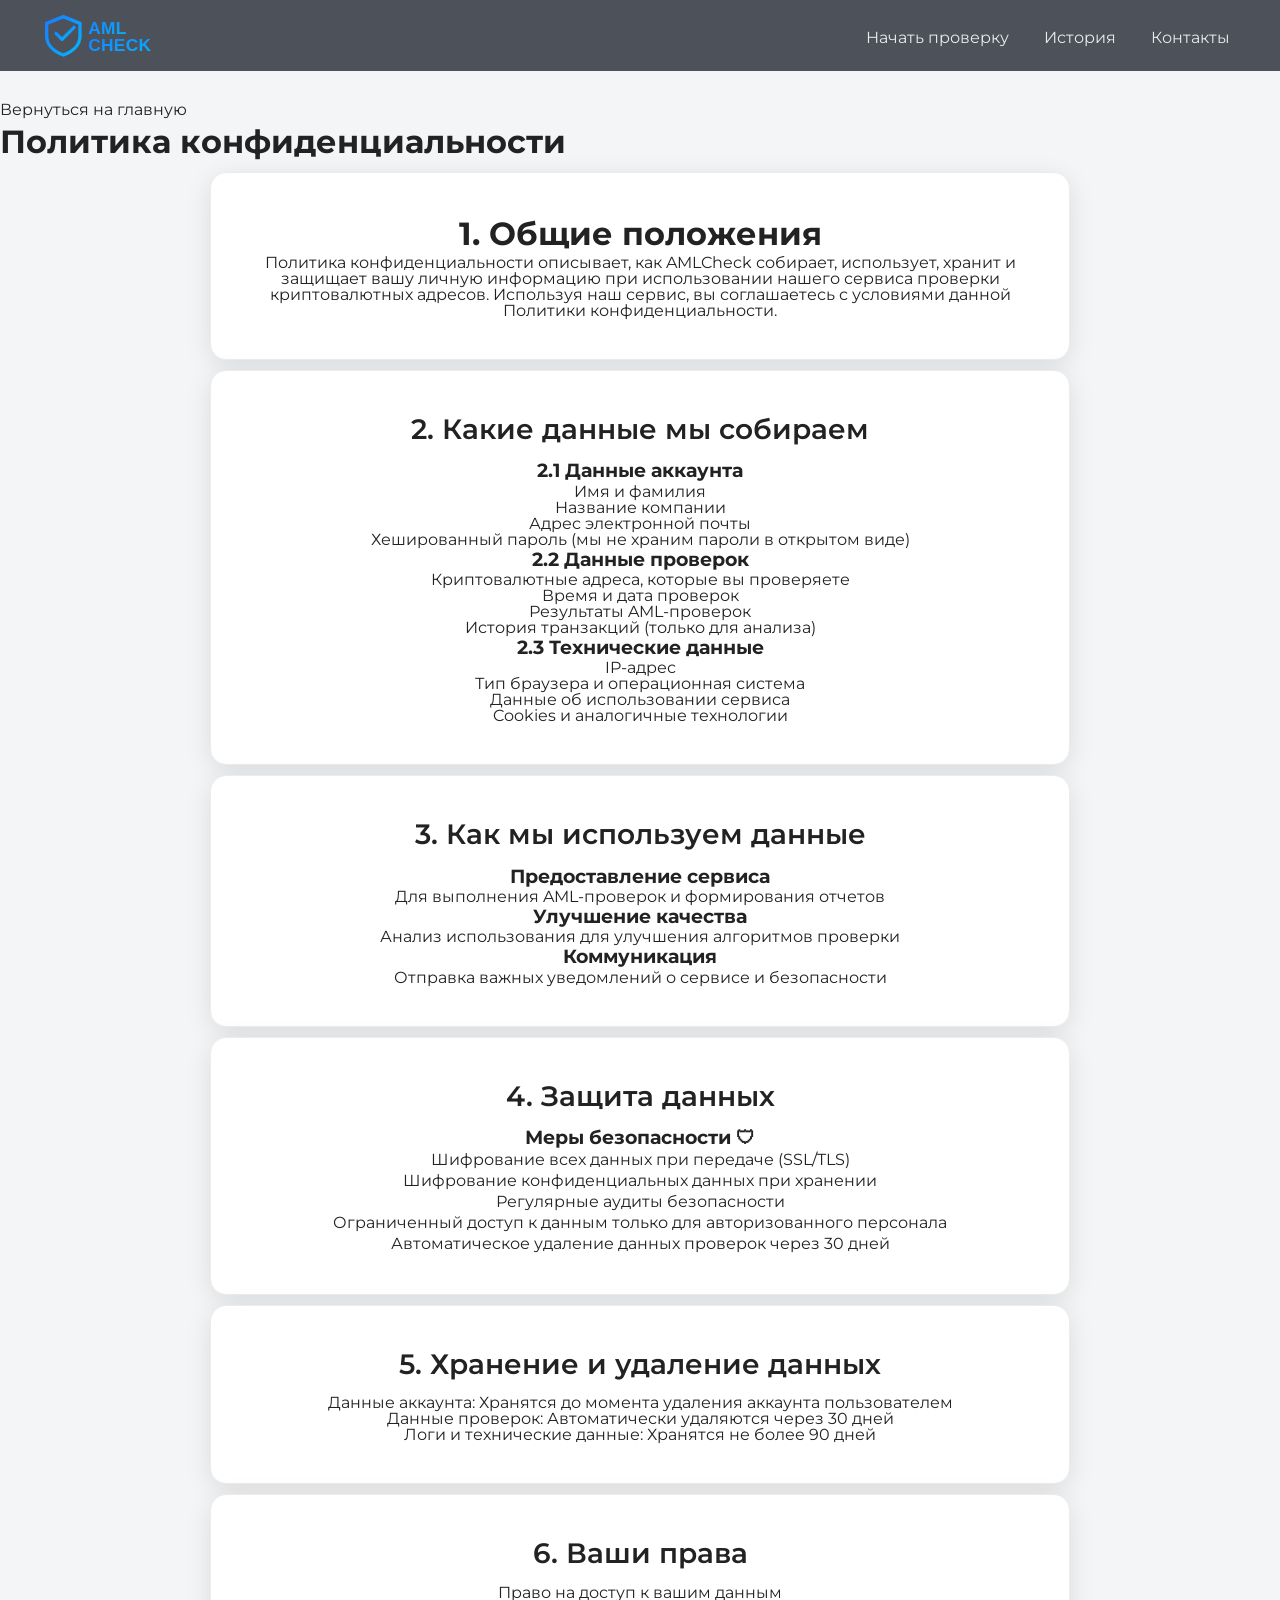
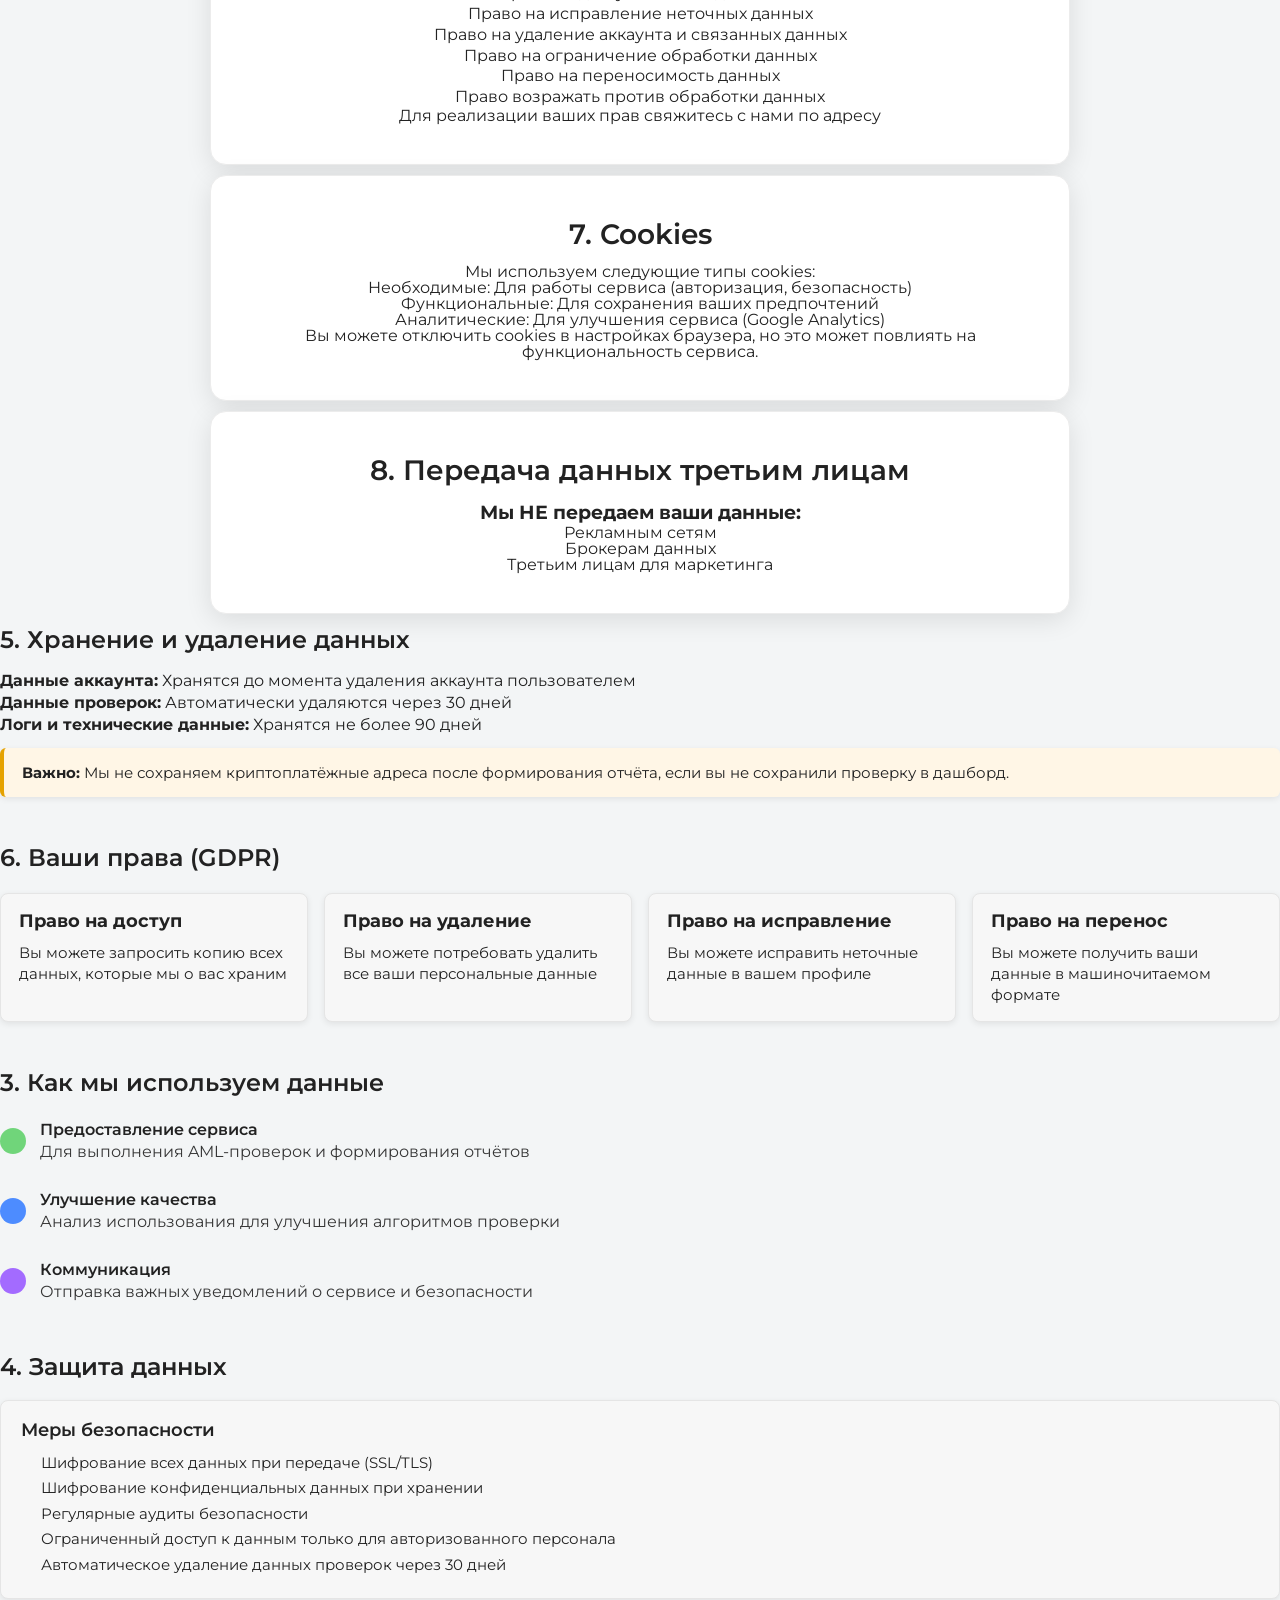
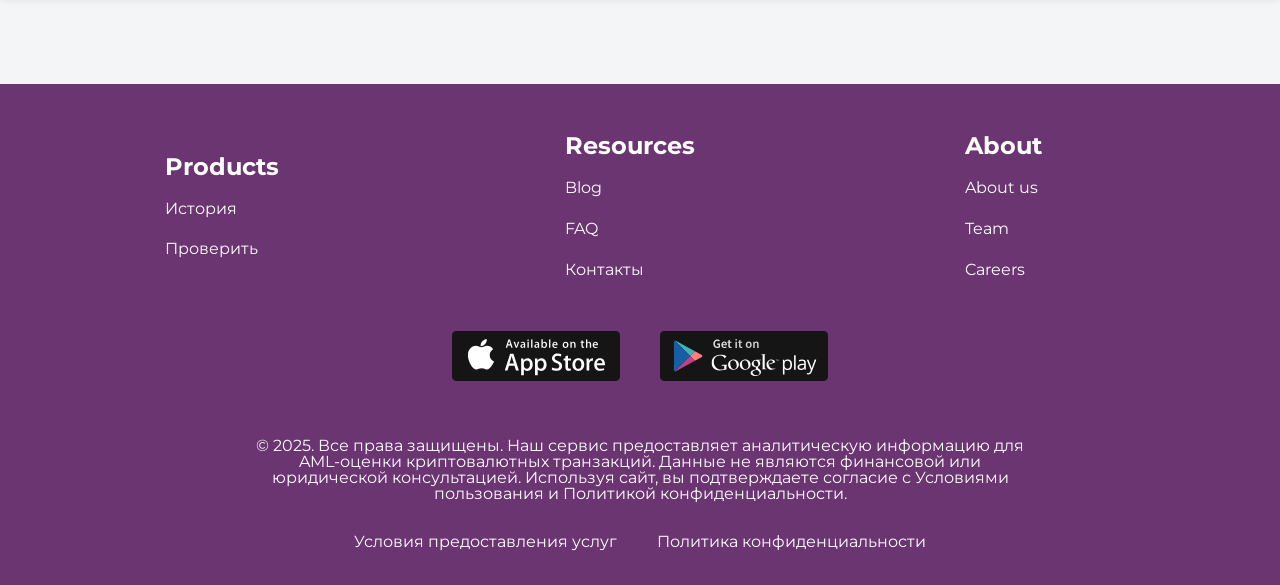
<file: about.html>
<!DOCTYPE html>
<html lang="en">
<head>
  <meta charset="UTF-8">
  <meta name="viewport" content="width=device-width, initial-scale=1.0">
  <meta http-equiv="X-UA-Compatible" content="ie=edge">
  <title>Document</title>
      <link href="https://fonts.googleapis.com/css2?family=Montserrat:wght@300;400;500;600;700&display=swap" rel="stylesheet">

        <link href="https://fonts.googleapis.com/css2?family=Open+Sans:wght@300;400;600;700&display=swap" rel="stylesheet">

  <link rel="preconnect" href="https://fonts.googleapis.com"> <link rel="preconnect" href="https://fonts.gstatic.com" crossorigin> <link href="https: //fonts.googleapis.com/css2?family=Inter&display=swap" rel="stylesheet">
  <link rel="preconnect" href="https://fonts.googleapis.com"> <link rel="preconnect" href="https://fonts.gstatic.com" crossorigin> <link href="https: //fonts.googleapis.com/css2?family=Inter:wght@700&display=swap" rel="stylesheet">
  <link rel="stylesheet" href="./css/style.css">
  <link href="https://unpkg.com/aos@2.3.1/dist/aos.css" rel="stylesheet">
  <link rel="preconnect" href="https://fonts.googleapis.com">
<link rel="preconnect" href="https://fonts.gstatic.com" crossorigin>
<link href="https://fonts.googleapis.com/css2?family=Inter:wght@300;400;500;600&display=swap" rel="stylesheet">

</head>
<body>
  <div class="wrapper">
    <div class="wrapper wrapper_color">
    <header class="header header-main">
      <div class="container">
        <div class="header__inner">
          <a class="logo" href="index.html">
            <div class="header-logo">
              <svg width="120" height="auto" viewBox="0 0 360 140" fill="none" xmlns="http://www.w3.org/2000/svg">
  <defs>
    <linearGradient id="blueGlow" x1="0" y1="0" x2="1" y2="1">
      <stop offset="0%" stop-color="#1A7CFF"/>
      <stop offset="100%" stop-color="#00B7FF"/>
    </linearGradient>
  </defs>

  <!-- Shield -->
  <path d="M70 20 L120 40 V78C120 105 98 125 70 135C42 125 20 105 20 78V40L70 20Z"
        stroke="url(#blueGlow)"
        stroke-width="10"
        fill="none"
        />

  <!-- Checkmark -->
  <path d="M48 70 L66 88 L102 52"
        stroke="url(#blueGlow)"
        stroke-width="10"
        stroke-linecap="round"
        stroke-linejoin="round"
        
        />

  <!-- AML -->
  <text x="145" y="72" font-size="52" font-family="Arial, sans-serif" font-weight="700"
        fill="url(#blueGlow)">AML</text>

  <!-- CHECK -->
  <text x="145" y="123" font-size="52" font-family="Arial, sans-serif" font-weight="700"
        fill="url(#blueGlow)">CHECK</text>
</svg>
            </div>
            <!-- <img class="logo__img" src="./images/dm-white 1.svg" alt=""> -->
          </a>
          <nav class="menu">
            <button class="menu__btn">
              <span></span>
              <span></span>
              <span></span>
            </button>
            <ul class="menu__list">
              <!-- <li class="menu__list-item"> -->
                <!-- <a href="./newcar.html" class="menu__list-link">NEW CARS</a></li> -->
              <!-- <li class="menu__list-item"> -->
                <!-- <a href="./preowned.html" class="menu__list-link">PRE-OWNED CARS</a></li> -->
              
              <li class="menu__list-item">
                <a href="./lease.html" class="menu__list-link">Начать проверку </a></li>
                <li class="menu__list-item">
                <a href="./finance.html" class="menu__list-link">История</a></li>
              <li class="menu__list-item">
                <a href="./contact.html" class="menu__list-link">Контакты</a></li>
              <!--  <li class="menu__list-item"> 
                <a href="./about.html" class="menu__list-link">ABOUT US</a></li>-->
            </ul>
          </nav>

        </div>

      </div>

    </header>
    

<div class="conf-content">
  
  <a href="./index.html">
    Вернуться на главную
  </a>
  <h1>
  Политика конфиденциальности
  </h1>

  <div class="aml-card card-new">
    

      <h1>1. Общие положения</h1>
      <p>


  Политика конфиденциальности описывает, как AMLCheck собирает, использует, хранит и защищает вашу личную информацию при использовании нашего сервиса проверки криптовалютных адресов.

  Используя наш сервис, вы соглашаетесь с условиями данной Политики конфиденциальности.
      </p>
  </div>
  <div class="aml-card card-new">
      <h2>
        2. Какие данные мы собираем
      </h2>
      <h3>
        2.1 Данные аккаунта
        </h3>
  <p>
      Имя и фамилия <br>
      Название компании <br>
      Адрес электронной почты <br>
      Хешированный пароль (мы не храним пароли в открытом виде)
      </p>
      
      <h3> 2.2 Данные проверок</h3>
  <p>
      Криптовалютные адреса, которые вы проверяете <br>
      Время и дата проверок <br>
      Результаты AML-проверок<br>
      История транзакций (только для анализа)

      
      </p>
    <h3>  2.3 Технические данные</h3>
  <p>
      IP-адрес<br>
      Тип браузера и операционная система<br>
      Данные об использовании сервиса<br>
      Cookies и аналогичные технологии  
      </p>
    </div>
  <div class="aml-card card-new">

      
      <h2> 3. Как мы используем данные</h2>
  <h3>Предоставление сервиса</h3>

  <p>Для выполнения AML-проверок и формирования отчетов</p>

  <h3>Улучшение качества</h3>

  <p>Анализ использования для улучшения алгоритмов проверки</p>


    <h3>Коммуникация</h3>

  <p>Отправка важных уведомлений о сервисе и безопасности
  </p>
  </div>
  <div class="aml-card card-new">
  <h2>
    4. Защита данных
  </h2>
  <h3>
    Меры безопасности 🛡

  </h3>
  <ul>
    <li>
      Шифрование всех данных при передаче (SSL/TLS)   
    </li>
    <li>
      Шифрование конфиденциальных данных при хранении
    </li>
    <li>
      Регулярные аудиты безопасности
    </li>
    <li>
      Ограниченный доступ к данным только для авторизованного персонала
    </li>
    <li>
      Автоматическое удаление данных проверок через 30 дней
    </li>
  </ul>
  </div>
  <div class="aml-card card-new">
      <h2>
        5. Хранение и удаление данных
      </h2>
      <p>Данные аккаунта: Хранятся до момента удаления аккаунта пользователем</p>
      <p>Данные проверок: Автоматически удаляются через 30 дней</p>
      <p>Логи и технические данные: Хранятся не более 90 дней</p>

  </div>
  <div class="aml-card card-new">
      <h2>
        6. Ваши права
      </h2>
      <ul>
        <li>Право на доступ к вашим данным</li>
        <li>Право на исправление неточных данных</li>
        <li>Право на удаление аккаунта и связанных данных</li>
        <li>Право на ограничение обработки данных</li>
        <li>Право на переносимость данных</li>
        <li>Право возражать против обработки данных</li>
      </ul>
      <p>Для реализации ваших прав свяжитесь с нами по адресу</p>

  </div>
  <div class="aml-card card-new">
    <h2>
    7. Cookies
    </h2>

  <p>  Мы используем следующие типы cookies: <br>

    Необходимые: Для работы сервиса (авторизация, безопасность)<br>
    Функциональные: Для сохранения ваших предпочтений <br>
    Аналитические: Для улучшения сервиса (Google Analytics) <br>

Вы можете отключить cookies в настройках браузера, но это может повлиять на функциональность сервиса.
</p>
  </div>
  <div class="aml-card card-new">
      <h2>
        8. Передача данных третьим лицам
      </h2>
      <h3>
        Мы НЕ передаем ваши данные:
      </h3>
      <p>    Рекламным сетям<br>
    Брокерам данных<br>
    Третьим лицам для маркетинга</p>

  </div>


  <section class="privacy-section">
  <h2>5. Хранение и удаление данных</h2>

  <p><strong>Данные аккаунта:</strong> Хранятся до момента удаления аккаунта пользователем</p>
  <p><strong>Данные проверок:</strong> Автоматически удаляются через 30 дней</p>
  <p><strong>Логи и технические данные:</strong> Хранятся не более 90 дней</p>

  <div class="privacy-warning">
    <strong>Важно:</strong> Мы не сохраняем криптоплатёжные адреса после формирования отчёта, если вы не сохранили проверку в дашборд.
  </div>
</section>


<section class="privacy-section">
  <h2>6. Ваши права (GDPR)</h2>

  <div class="privacy-rights">
    <div class="right-card">
      <h3>Право на доступ</h3>
      <p>Вы можете запросить копию всех данных, которые мы о вас храним</p>
    </div>

    <div class="right-card">
      <h3>Право на удаление</h3>
      <p>Вы можете потребовать удалить все ваши персональные данные</p>
    </div>

    <div class="right-card">
      <h3>Право на исправление</h3>
      <p>Вы можете исправить неточные данные в вашем профиле</p>
    </div>

    <div class="right-card">
      <h3>Право на перенос</h3>
      <p>Вы можете получить ваши данные в машиночитаемом формате</p>
    </div>
  </div>
</section>
    <section class="privacy-section">
  <h2>3. Как мы используем данные</h2>

  <div class="use-item">
    <div class="use-icon use-green"></div>
    <div>
      <p class="use-title">Предоставление сервиса</p>
      <p class="use-text">Для выполнения AML-проверок и формирования отчётов</p>
    </div>
  </div>

  <div class="use-item">
    <div class="use-icon use-blue"></div>
    <div>
      <p class="use-title">Улучшение качества</p>
      <p class="use-text">Анализ использования для улучшения алгоритмов проверки</p>
    </div>
  </div>

  <div class="use-item">
    <div class="use-icon use-purple"></div>
    <div>
      <p class="use-title">Коммуникация</p>
      <p class="use-text">Отправка важных уведомлений о сервисе и безопасности</p>
    </div>
  </div>
</section>


<section class="privacy-section">
  <h2>4. Защита данных</h2>

  <div class="security-box">
    <h3>Меры безопасности</h3>
    <ul>
      <li>Шифрование всех данных при передаче (SSL/TLS)</li>
      <li>Шифрование конфиденциальных данных при хранении</li>
      <li>Регулярные аудиты безопасности</li>
      <li>Ограниченный доступ к данным только для авторизованного персонала</li>
      <li>Автоматическое удаление данных проверок через 30 дней</li>
    </ul>
  </div>
</section>
    

      

      
      

      

  </div>
</div>
<footer class="footer">
      <div class="container">
        <nav class="footer__menu">
          <ul class="footer__menu-list">
            <li class="footer__menu-item">
              <p class="footer__menu-title">
                Products
              </p>
            </li>
            <li class="footer__menu-item">
              <a href="./finance.html" class="footer__menu-link">
                История
              </a>
            </li>
            <li class="footer__menu-item">
              <a href="./lease.html" class="footer__menu-link">
                Проверить
              </a>
            </li>
            
          </ul>
          <ul class="footer__menu-list">
            <li class="footer__menu-item">
              <p class="footer__menu-title">
                Resources
              </p>
            </li>
            <li class="footer__menu-item">
              <a href="#" class="footer__menu-link">
                Blog
              </a>
            </li>
            <li class="footer__menu-item">
              <a href="./faq.html" class="footer__menu-link">
                FAQ
              </a>
            </li>
            <li class="footer__menu-item">
              <a href="./contact.html" class="footer__menu-link">
                Контакты
              </a>
            </li>
          </ul>
          
          <ul class="footer__menu-list">
            <li class="footer__menu-item">
              <p class="footer__menu-title">
                About
              </p>
            </li>
            <li class="footer__menu-item">
              <a href="./about.html" class="footer__menu-link">
                About us
              </a>
            </li>
            <li class="footer__menu-item">
              <a href="#" class="footer__menu-link">
                Team
              </a>
            </li>
            <li class="footer__menu-item">
              <a href="#" class="footer__menu-link">
                Careers
              </a>
            </li>
          </ul>
        </nav>
        <ul class="app">
          <li class="app__item">
            <a class="app__item-link" href="#">
              <img class="app__item-img" src="images/appstore.svg" alt="">
            </a>
          </li>
          <li class="app__item">
            <a class="app__item-link" href="#">
              <img class="app__item-img" src="images/googleplay.svg" alt="">
            </a>
          </li>
        </ul>
        <div class="footer__copy">
          <p class="footer__text">
            © 2025. Все права защищены. Наш сервис предоставляет аналитическую информацию для AML-оценки криптовалютных транзакций. Данные не являются финансовой или юридической консультацией. Используя сайт, вы подтверждаете согласие с Условиями пользования и Политикой конфиденциальности.
          </p>
          
        </div>
        <nav class="copy__nav">
          <ul class="copy__nav-list">
            <li class="copy__nav-item">
              <a href="#" class="copy__nav-link">
                Условия предоставления услуг
              </a>
            </li>
            <li class="copy__nav-item">
              <a href="#" class="copy__nav-link">
                Политика конфиденциальности
              </a>
            </li>
          </ul>
        </nav>
      </div>
    </footer>
</file>
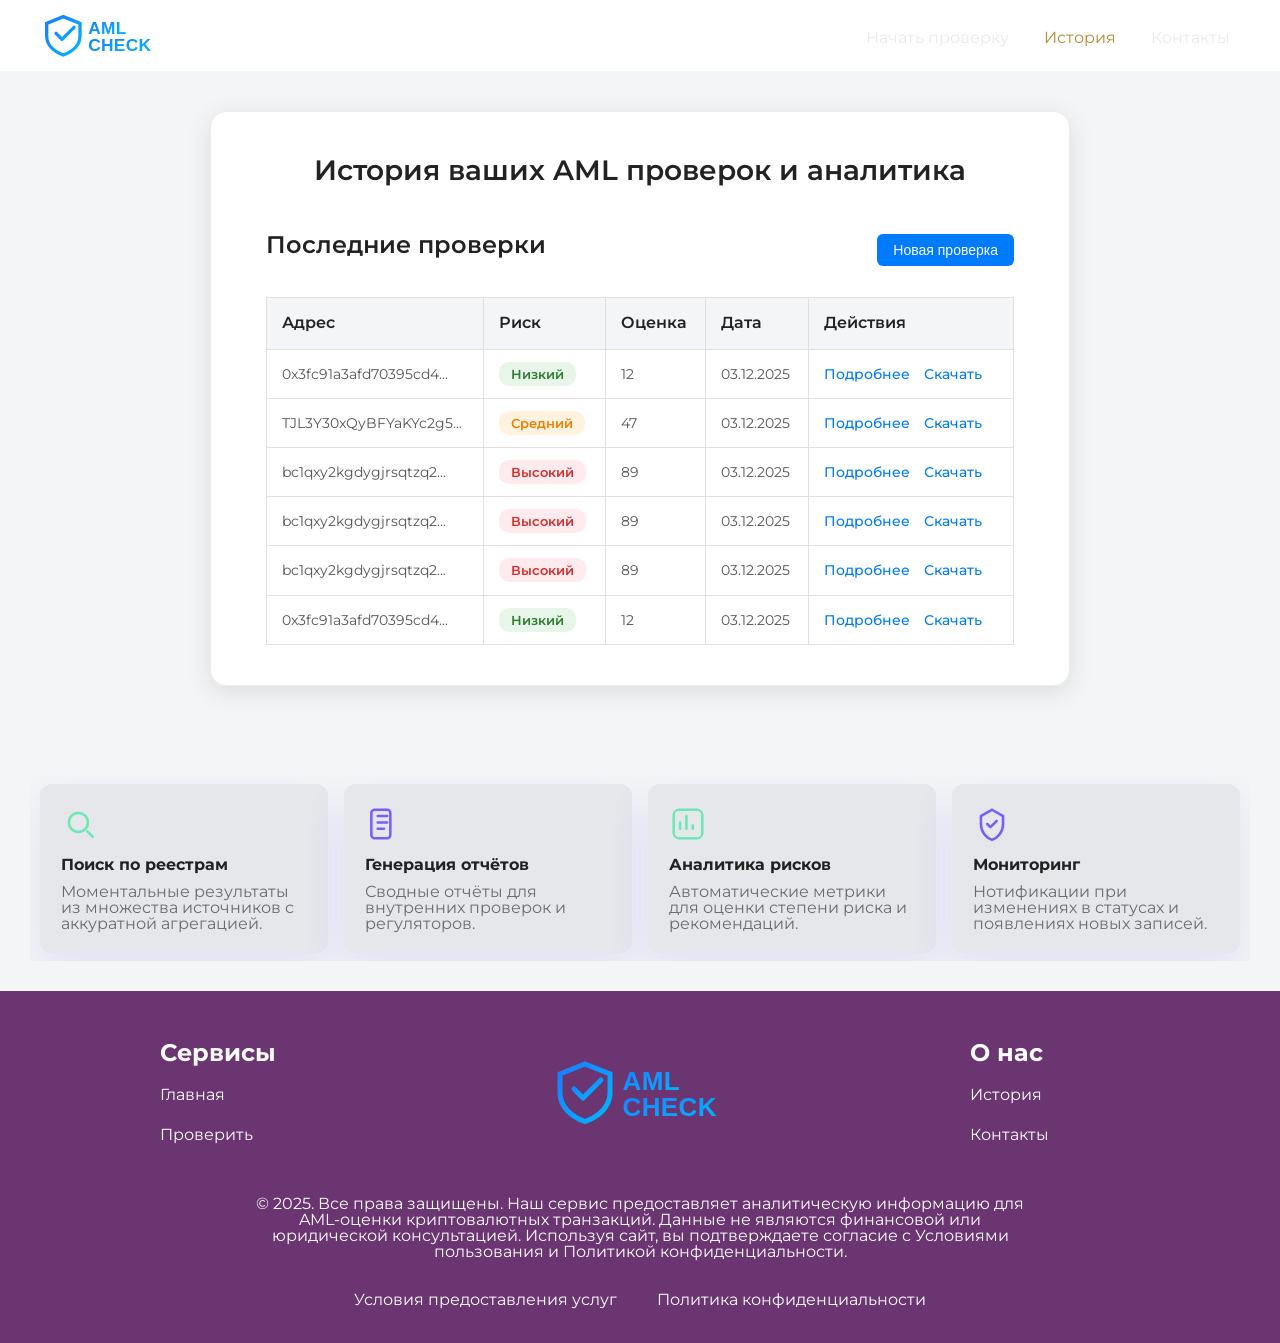
<file: finance.html>
<!DOCTYPE html>
<html lang="en">
<head>
  <meta charset="UTF-8">
  <meta name="viewport" content="width=device-width, initial-scale=1.0">
  <meta http-equiv="X-UA-Compatible" content="ie=edge">
  <title>Document</title>
      <link href="https://fonts.googleapis.com/css2?family=Montserrat:wght@300;400;500;600;700&display=swap" rel="stylesheet">

      <link href="https://fonts.googleapis.com/css2?family=Open+Sans:wght@300;400;600;700&display=swap" rel="stylesheet">

  <link rel="preconnect" href="https://fonts.googleapis.com"> <link rel="preconnect" href="https://fonts.gstatic.com" crossorigin> <link href="https: //fonts.googleapis.com/css2?family=Inter&display=swap" rel="stylesheet">
  <link rel="preconnect" href="https://fonts.googleapis.com"> <link rel="preconnect" href="https://fonts.gstatic.com" crossorigin> <link href="https: //fonts.googleapis.com/css2?family=Inter:wght@700&display=swap" rel="stylesheet">
  <link rel="stylesheet" href="css/reset.css">
  <link rel="stylesheet" href="css/style.css">
  <link href="https://unpkg.com/aos@2.3.1/dist/aos.css" rel="stylesheet">

</head>
<body>
  <div class="wrapper">
    <header class="header">
      <div class="container">
        <div class="header__inner">
         <a class="logo" href="index.html">
            <div class="header-logo">
              <svg width="120" height="auto" viewBox="0 0 360 140" fill="none" xmlns="http://www.w3.org/2000/svg">
  <defs>
    <linearGradient id="blueGlow" x1="0" y1="0" x2="1" y2="1">
      <stop offset="0%" stop-color="#1A7CFF"/>
      <stop offset="100%" stop-color="#00B7FF"/>
    </linearGradient>
  </defs>

  <!-- Shield -->
  <path d="M70 20 L120 40 V78C120 105 98 125 70 135C42 125 20 105 20 78V40L70 20Z"
        stroke="url(#blueGlow)"
        stroke-width="10"
        fill="none"
        />

  <!-- Checkmark -->
  <path d="M48 70 L66 88 L102 52"
        stroke="url(#blueGlow)"
        stroke-width="10"
        stroke-linecap="round"
        stroke-linejoin="round"
        
        />

  <!-- AML -->
  <text x="145" y="72" font-size="52" font-family="Arial, sans-serif" font-weight="700"
        fill="url(#blueGlow)">AML</text>

  <!-- CHECK -->
  <text x="145" y="123" font-size="52" font-family="Arial, sans-serif" font-weight="700"
        fill="url(#blueGlow)">CHECK</text>
</svg>
            </div>
            <!-- <img class="logo__img" src="./images/dm-white 1.svg" alt=""> -->
          </a>
          <nav class="menu">
            <button class="menu__btn">
              <span></span>
              <span></span>
              <span></span>
            </button>
            <ul class="menu__list">
              
              
              <li class="menu__list-item">
                <a href="./lease.html" class="menu__list-link">Начать проверку</a></li>
                <li class="menu__list-item">
                <a href="#" class="menu__list-link menu__list-link--active">История</a></li>
              <li class="menu__list-item">
                <a href="./contact.html" class="menu__list-link">Контакты</a></li>
                <!-- <li class="menu__list-item"> 
                  <a href="./about.html" class="menu__list-link">ABOUT US</a></li>-->
            </ul>
          </nav>

        </div>

      </div>

    </header>
    <main class="main">
     

      <div class="aml-card aml-card_strory">
            <h2 class="aml-card_title">История ваших AML проверок и аналитика</h2>


      
      <section class="last-checks">
    <div class="lc-header">
        <h2>Последние проверки</h2>
        <a class="link-stor" href="./lease.html">
        <button class="lc-add-new">Новая проверка</button>
        </a>
    </div>
    <div class="lc-table-wrapper">

   
    <table class="lc-table">
        <thead>
            <tr>
                <th>Адрес</th>
                <th>Риск</th>
                <th>Оценка</th>
                <th>Дата</th>
                <th>Действия</th>
            </tr>
        </thead>
        <tbody>
            <tr>
                <td>0x3fc91a3afd70395cd4...</td>
                <td><span class="lc-risk low">Низкий</span></td>
                <td>12</td>
                <td>03.12.2025</td>
                <td><a href="#" class="lc-btn">Подробнее</a> <a href="#" class="lc-btn">Скачать</a></td>
            </tr>
            <tr>
                <td>TJL3Y30xQyBFYaKYc2g5...</td>
                <td><span class="lc-risk medium">Средний</span></td>
                <td>47</td>
                <td>03.12.2025</td>
                <td><a href="#" class="lc-btn">Подробнее</a> <a href="#" class="lc-btn">Скачать</a></td>
            </tr>
            <tr>
                <td>bc1qxy2kgdygjrsqtzq2...</td>
                <td><span class="lc-risk high">Высокий</span></td>
                <td>89</td>
                <td>03.12.2025</td>
                <td><a href="#" class="lc-btn">Подробнее</a> <a href="#" class="lc-btn">Скачать</a></td>
            </tr>
            <tr>
                <td>bc1qxy2kgdygjrsqtzq2...</td>
                <td><span class="lc-risk high">Высокий</span></td>
                <td>89</td>
                <td>03.12.2025</td>
                <td><a href="#" class="lc-btn">Подробнее</a> <a href="#" class="lc-btn">Скачать</a></td>
            </tr>
            <tr>
                <td>bc1qxy2kgdygjrsqtzq2...</td>
                <td><span class="lc-risk high">Высокий</span></td>
                <td>89</td>
                <td>03.12.2025</td>
                <td><a href="#" class="lc-btn">Подробнее</a> <a href="#" class="lc-btn">Скачать</a></td>
            </tr>
            <tr>
                <td>0x3fc91a3afd70395cd4...</td>
                <td><span class="lc-risk low">Низкий</span></td>
                <td>12</td>
                <td>03.12.2025</td>
                <td><a href="#" class="lc-btn">Подробнее</a> <a href="#" class="lc-btn">Скачать</a></td>
            </tr>
        </tbody>
    </table>
     </div>

    <!-- <button class="lc-load-more">Загрузить еще</button> -->
</section>





    </div>  
    <section class="services container" id="services">

    <div class="services-grid">
      <article class="service-card">
        <img class="icon" src="./img/icon-search.svg" alt="" />
        <h3>Поиск по реестрам</h3>
        <p>Моментальные результаты из множества источников с аккуратной агрегацией.</p>
      </article>

      <article class="service-card">
        <img class="icon" src="./img/icon-report.svg" alt="" />
        <h3>Генерация отчётов</h3>
        <p>Сводные отчёты для внутренних проверок и регуляторов.</p>
      </article>

      <article class="service-card">
        <img class="icon" src="./img/icon-analytics.svg" alt="" />
        <h3>Аналитика рисков</h3>
        <p>Автоматические метрики для оценки степени риска и рекомендаций.</p>
      </article>

      <article class="service-card">
        <img class="icon" src="./img/icon-shield.svg" alt="" />
        <h3>Мониторинг</h3>
        <p>Нотификации при изменениях в статусах и появлениях новых записей.</p>
      </article>
    </div>
  </section>
    </main>
    <footer class="footer footer-story">
      <div class="container">
        <nav class="footer__menu">
          <ul class="footer__menu-list">
            <li class="footer__menu-item">
              <p class="footer__menu-title">
                Сервисы
              </p>
            </li>
            <li class="footer__menu-item">
              <a href="./index.html" class="footer__menu-link">
                Главная
              </a>
            </li>
            <li class="footer__menu-item">
              <a href="./lease.html" class="footer__menu-link">
                Проверить
              </a>
            </li>
            
          </ul>
          <ul class="footer__menu-list">
            
            <a class="logo logo-footer" href="index.html">
            <div class="header-logo">
              <svg width="180" height="auto" viewBox="0 0 360 140" fill="none" xmlns="http://www.w3.org/2000/svg">
  <defs>
    <linearGradient id="blueGlow" x1="0" y1="0" x2="1" y2="1">
      <stop offset="0%" stop-color="#1A7CFF"/>
      <stop offset="100%" stop-color="#00B7FF"/>
    </linearGradient>
  </defs>

  <!-- Shield -->
  <path d="M70 20 L120 40 V78C120 105 98 125 70 135C42 125 20 105 20 78V40L70 20Z"
        stroke="url(#blueGlow)"
        stroke-width="10"
        fill="none"
        />

  <!-- Checkmark -->
  <path d="M48 70 L66 88 L102 52"
        stroke="url(#blueGlow)"
        stroke-width="10"
        stroke-linecap="round"
        stroke-linejoin="round"
        
        />

  <!-- AML -->
  <text x="145" y="72" font-size="52" font-family="Arial, sans-serif" font-weight="700"
        fill="url(#blueGlow)">AML</text>

  <!-- CHECK -->
  <text x="145" y="123" font-size="52" font-family="Arial, sans-serif" font-weight="700"
        fill="url(#blueGlow)">CHECK</text>
</svg>
            </div>
            <!-- <img class="logo__img" src="./images/dm-white 1.svg" alt=""> -->
          </a>
            
            
           
          </ul>
          
          <ul class="footer__menu-list">
            <li class="footer__menu-item">
              <p class="footer__menu-title">
                О нас
              </p>
            </li>
            <li class="footer__menu-item">
              <a href="./finance.html" class="footer__menu-link">
                История
              </a>
            </li>
            <li class="footer__menu-item">
              <a href="./contact.html" class="footer__menu-link">
                Контакты
              </a>
            </li>
            
          </ul>
        </nav>
        
        <div class="footer__copy">
          <p class="footer__text">
            © 2025. Все права защищены. Наш сервис предоставляет аналитическую информацию для AML-оценки криптовалютных транзакций. Данные не являются финансовой или юридической консультацией. Используя сайт, вы подтверждаете согласие с Условиями пользования и Политикой конфиденциальности.
          </p>
       
        </div>
        <nav class="copy__nav">
          <ul class="copy__nav-list">
            <li class="copy__nav-item">
              <a href="./about — копия.html" class="copy__nav-link">
                Условия предоставления услуг
              </a>
            </li>
            <li class="copy__nav-item">
              <a href="./about — копия.html" class="copy__nav-link">
                Политика конфиденциальности
              </a>
            </li>
          </ul>
        </nav>
      </div>
    </footer>

  </div>
  

    <script src="./js/script.js"></script>
  <script src="js/main.js"></script>
  <script src="js/main2.js"></script>


  <script src="https://unpkg.com/aos@2.3.1/dist/aos.js"></script>
  <script>
      AOS.init();
    </script>
</body>
</html>
</file>
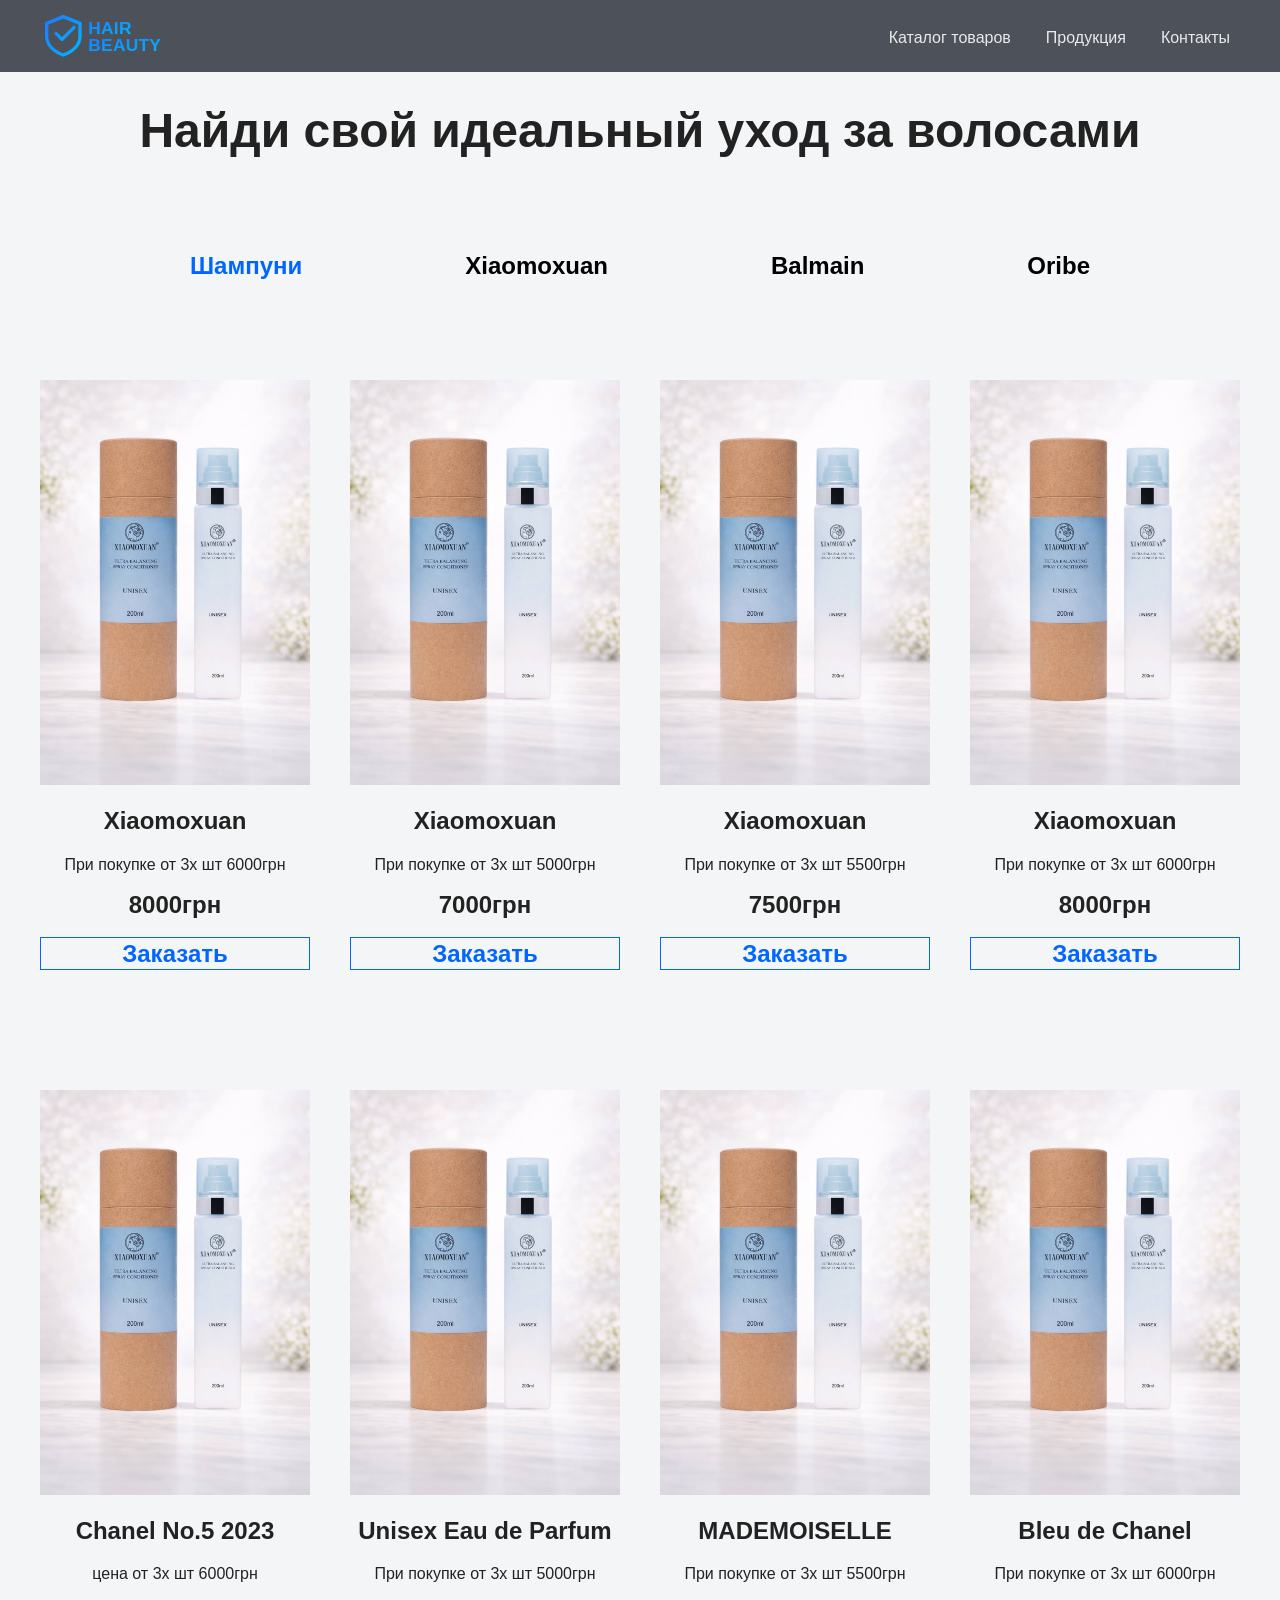
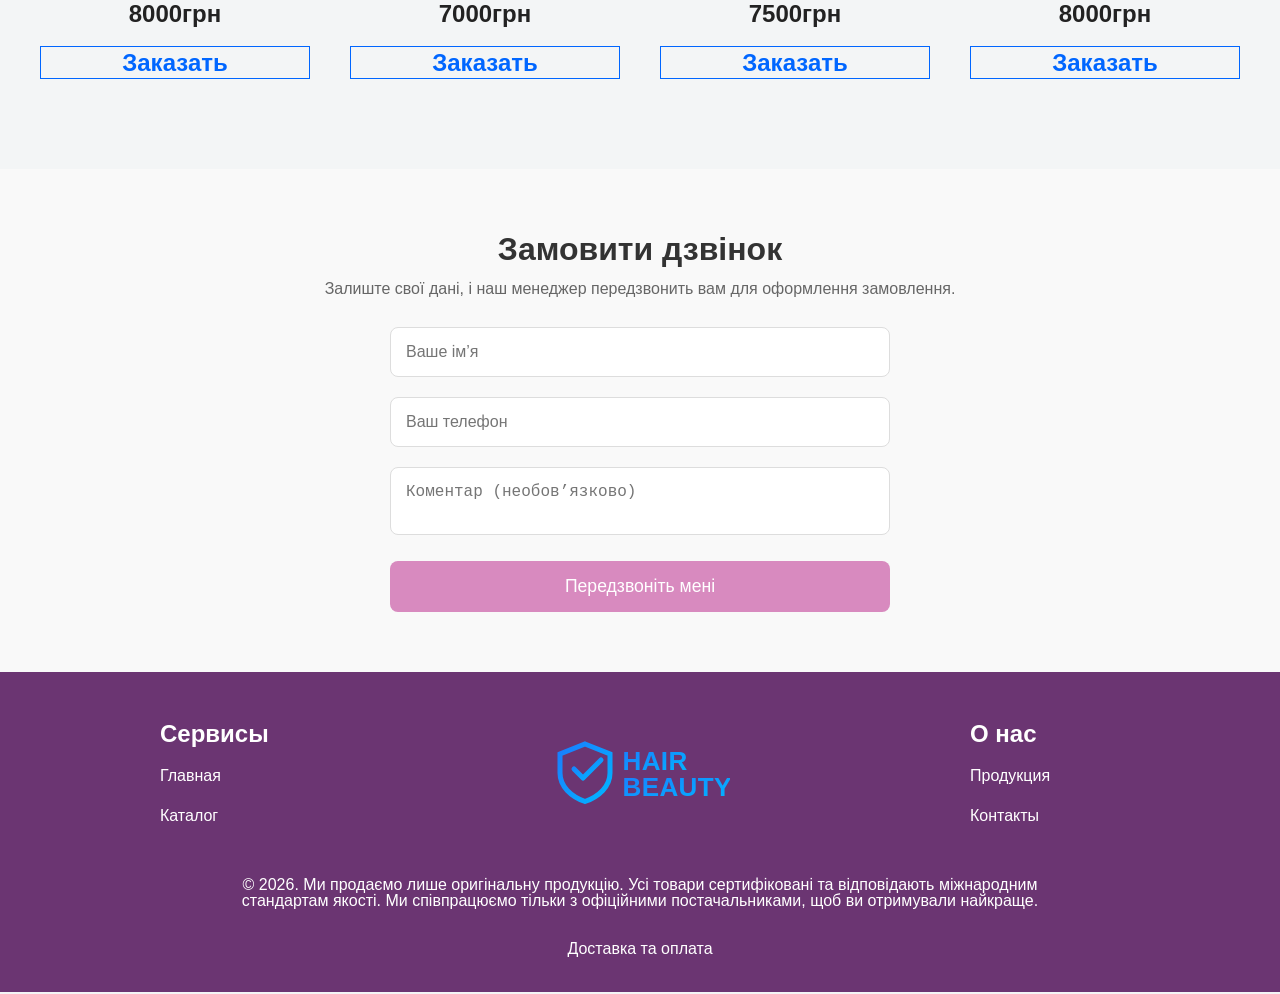
<file: newcar.html>
<!DOCTYPE html>
<html lang="en">
<head>
  <meta charset="UTF-8">
  <meta name="viewport" content="width=device-width, initial-scale=1.0">
  <meta http-equiv="X-UA-Compatible" content="ie=edge">
  <title>Document</title>
  <link rel="preconnect" href="https://fonts.googleapis.com"> <link rel="preconnect" href="https://fonts.gstatic.com" crossorigin> <link href="https: //fonts.googleapis.com/css2?family=Inter&display=swap" rel="stylesheet">
  <link rel="preconnect" href="https://fonts.googleapis.com"> <link rel="preconnect" href="https://fonts.gstatic.com" crossorigin> <link href="https: //fonts.googleapis.com/css2?family=Inter:wght@700&display=swap" rel="stylesheet">
  <link rel="stylesheet" href="css/reset.css">
  <link rel="stylesheet" href="./css/style.css">
  <link href="https://unpkg.com/aos@2.3.1/dist/aos.css" rel="stylesheet">

</head>
<body>
  <div class="wrapper">
     <header class="header header-main">
      <div class="container">
        <div class="header__inner">
          <a class="logo" href="index.html">
            <div class="header-logo">
              <svg width="120" height="auto" viewBox="0 0 360 140" fill="none" xmlns="http://www.w3.org/2000/svg">
  <defs>
    <linearGradient id="blueGlow" x1="0" y1="0" x2="1" y2="1">
      <stop offset="0%" stop-color="#1A7CFF"/>
      <stop offset="100%" stop-color="#00B7FF"/>
    </linearGradient>
  </defs>

  <!-- Shield -->
  <path d="M70 20 L120 40 V78C120 105 98 125 70 135C42 125 20 105 20 78V40L70 20Z"
        stroke="url(#blueGlow)"
        stroke-width="10"
        fill="none"
        />

  <!-- Checkmark -->
  <path d="M48 70 L66 88 L102 52"
        stroke="url(#blueGlow)"
        stroke-width="10"
        stroke-linecap="round"
        stroke-linejoin="round"
        
        />

  <!-- AML -->
  <text x="145" y="72" font-size="52" font-family="Arial, sans-serif" font-weight="700"
        fill="url(#blueGlow)">HAIR</text>

  <!-- CHECK -->
  <text x="145" y="123" font-size="52" font-family="Arial, sans-serif" font-weight="700"
        fill="url(#blueGlow)">BEAUTY</text>
</svg>
            </div>
            <!-- <img class="logo__img" src="./images/dm-white 1.svg" alt=""> -->
          </a>
          <nav class="menu">
            <button class="menu__btn">
              <span></span>
              <span></span>
              <span></span>
            </button>
            <ul class="menu__list">
              <!-- <li class="menu__list-item"> -->
                <!-- <a href="./newcar.html" class="menu__list-link">NEW CARS</a></li> -->
              <!-- <li class="menu__list-item"> -->
                <!-- <a href="./preowned.html" class="menu__list-link">PRE-OWNED CARS</a></li> -->
              
              <li class="menu__list-item">
                <a href="./newcar.html" class="menu__list-link">Каталог товаров </a></li>
                <li class="menu__list-item">
                <a href="./lease.html" class="menu__list-link">Продукция</a></li>
              <li class="menu__list-item">
                <a href="./contact.html" class="menu__list-link">Контакты</a></li>
              <!-- <li class="menu__list-item"> 
                <a href="./about.html" class="menu__list-link">ABOUT US</a></li>-->
            </ul>
          </nav>

        </div>

      </div>

    </header>
    <main class="main">
      <section class="choose">
        <div class="container">
          <h2 class="section-title">  
            Найди свой идеальный уход за волосами
          </h2>
          <div class="tabs">
            <div class="tabs__btn">
              <button class="tabs__btn-item tabs__btn-item--active" data-button="content-1">
                Шампуни
              </button>
              <button class="tabs__btn-item" data-button="content-2">
                Xiaomoxuan
              </button>
              <button class="tabs__btn-item" data-button="content-3">
                Balmain
              </button>
              <button class="tabs__btn-item" data-button="content-4">
                Oribe
              </button>
            </div>
            <div class="tabs__content">
              <div class="tabs__content-item tabs__content-item--active" id="content-1">
                <div class="card">
                    <img class="card-img" src="./images/2026-02-06 16.23.09.jpg" alt="">
                    <div class="card__content">
                      <h4 class="card-title">
                        Xiaomoxuan
                      </h4>
                      <p class="card-text">
                        При покупке от 3х шт 6000грн
                      </p>
                      <p class="card-price">
                        8000грн                 
                      </p>
                    </div>
                    <a class="card-link" href="">
                      Заказать
                    </a>
                    
                </div>
                <div class="card">
                    <img class="card-img" src="./images/2026-02-06 16.23.09.jpg">
                    <div class="card__content">
                    <h4 class="card-title">
                      Xiaomoxuan
                    </h4>
                    <p class="card-text">
                      При покупке от 3х шт 5000грн
                    </p>
                    <p class="card-price">
                      7000грн                
                    </p>
                    </div>
                    <a class="card-link" href="">
                      Заказать
                    </a>
                </div>
                <div class="card">
                    <img class="card-img" src="./images/2026-02-06 16.23.09.jpg" alt="">
                    <div class="card__content">
                      <h4 class="card-title">
                         Xiaomoxuan
                      </h4>
                      <p class="card-text">
                        При покупке от 3х шт 5500грн
                      </p>
                      <p class="card-price">
                        7500грн                 
                      </p>
                    </div>  
                    <a class="card-link" href="">
                      Заказать
                    </a>
                </div>
                <div class="card">
                    <img class="card-img" src="./images/2026-02-06 16.23.09.jpg" alt="">
                    <div class="card__content">
                      <h4 class="card-title">
                        Xiaomoxuan
                      </h4>
                      <p class="card-text">
                        При покупке от 3х шт 6000грн
                      </p>
                      <p class="card-price">
                        8000грн                
                      </p>
                    </div>  
                    <a class="card-link" href="">
                      Заказать
                    </a>
                </div>
                <div class="card">
                  <img class="card-img" src="./images/2026-02-06 16.23.09.jpg" alt="">
                  <div class="card__content">
                    <h4 class="card-title">
                      Chanel No.5 2023
                    </h4>
                    <p class="card-text">
                      цена от 3х шт 6000грн
                    </p>
                    <p class="card-price">
                      8000грн                 
                    </p>
                  </div>
                  <a class="card-link" href="">
                    Заказать
                  </a>
                </div>
                <div class="card">
                  <img class="card-img" src="./images/2026-02-06 16.23.09.jpg" alt="">
                  <div class="card__content">
                  <h4 class="card-title">
                    Unisex Eau de Parfum
                  </h4>
                  <p class="card-text">
                    При покупке от 3х шт 5000грн
                  </p>
                  <p class="card-price">
                    7000грн                 
                  </p>
                  </div>
                  <a class="card-link" href="">
                    Заказать
                  </a>
                </div>
                <div class="card">
                  <img class="card-img" src="./images/2026-02-06 16.23.09.jpg" alt="">
                  <div class="card__content">
                    <h4 class="card-title">
                       MADEMOISELLE
                    </h4>
                    <p class="card-text">
                      При покупке от 3х шт 5500грн
                    </p>
                    <p class="card-price">
                      7500грн                 
                    </p>
                  </div>  
                  <a class="card-link" href="">
                    Заказать
                  </a>
                </div>
                <div class="card">
                  <img class="card-img" src="./images/2026-02-06 16.23.09.jpg" alt="">
                  <div class="card__content">
                    <h4 class="card-title">
                      Bleu de Chanel
                    </h4>
                    <p class="card-text">
                      При покупке от 3х шт 6000грн
                    </p>
                    <p class="card-price">
                      8000грн                
                    </p>
                  </div>  
                  <a class="card-link" href="">
                    Заказать
                  </a>
                </div>
                
                
              </div>
              <div class="tabs__content-item" id="content-2">
                <div class="card">
                  <img class="card-img" src="./images/2026-02-06 16.23.49.jpg" alt="">
                  <div class="card__content">
                  <h4 class="card-title">
                    Xiaomoxuan
                  </h4>
                  <p class="card-text">
                    цена от 3х шт 9900
                  </p>
                  <p class="card-price">
                    11000грн                 
                  </p>
                  </div>
                  <a class="card-link" href="">
                    Заказать
                  </a>
                </div>
              </div>     
              <div class="tabs__content-item" id="content-3">
                <div class="card">
                  <img class="card-img" src="./images/2026-02-06 16.23.49.jpg" alt="">
                  <div class="card__content">
                    <h4 class="card-title">
                      Collagen Hair 2023
                    </h4>
                    <p class="card-text">
                      цена от 3х шт 2000
                    </p>
                    <p class="card-price">
                      4500грн                 
                    </p>
                  </div>  
                  <a class="card-link" href="">
                    Заказать
                  </a>
              </div>
              </div>        
              <div class="tabs__content-item" id="content-4">
                <div class="card">
                  <img class="card-img" src="./images/2026-02-06 16.23.49.jpg" alt="">
                  <div class="card__content">
                    <h4 class="card-title">
                      Bodifying Hair Cream
                    </h4>
                    <p class="card-text">
                      цена от 3х шт 500
                    </p>
                    <p class="card-price">
                      1200грн                 
                    </p>
                  </div>
                  <a class="card-link" href="">
                    Заказать
                  </a>
                </div>
              </div>
              </div>
          </div>
            
        </div>
      </section>

      <section class="callback">
  <h2>Замовити дзвінок</h2>
  <p>Залиште свої дані, і наш менеджер передзвонить вам для оформлення замовлення.</p>
  <form id="callbackForm" class="callback-form">
    <div class="form-group">
      <input type="text" name="name" placeholder="Ваше ім’я" required>
    </div>
    <div class="form-group">
      <input type="tel" name="phone" placeholder="Ваш телефон" required>
    </div>
    <div class="form-group">
      <textarea name="comment" placeholder="Коментар (необов’язково)"></textarea>
    </div>
    <button type="submit" class="btn-submit">Передзвоніть мені</button>
  </form>
      </section>

    
    </main>
    <footer class="footer">
      <div class="container">
        <nav class="footer__menu">
          <ul class="footer__menu-list">
            <li class="footer__menu-item">
              <p class="footer__menu-title">
                Сервисы
              </p>
            </li>
            <li class="footer__menu-item">
              <a href="./index.html" class="footer__menu-link">
                Главная
              </a>
            </li>
            <li class="footer__menu-item">
              <a href="./newcar.html" class="footer__menu-link">
                Каталог
              </a>
            </li>
            
          </ul>
          <ul class="footer__menu-list">
            
            <a class="logo logo-footer" href="index.html">
            <div class="header-logo">
              <svg width="180" height="auto" viewBox="0 0 360 140" fill="none" xmlns="http://www.w3.org/2000/svg">
  <defs>
    <linearGradient id="blueGlow" x1="0" y1="0" x2="1" y2="1">
      <stop offset="0%" stop-color="#1A7CFF"/>
      <stop offset="100%" stop-color="#00B7FF"/>
    </linearGradient>
  </defs>

  <!-- Shield -->
  <path d="M70 20 L120 40 V78C120 105 98 125 70 135C42 125 20 105 20 78V40L70 20Z"
        stroke="url(#blueGlow)"
        stroke-width="10"
        fill="none"
        />

  <!-- Checkmark -->
  <path d="M48 70 L66 88 L102 52"
        stroke="url(#blueGlow)"
        stroke-width="10"
        stroke-linecap="round"
        stroke-linejoin="round"
        
        />

        

  <!-- AML -->
  <text x="145" y="72" font-size="52" font-family="Arial, sans-serif" font-weight="700"
        fill="url(#blueGlow)">HAIR</text>

  <!-- CHECK -->
  <text x="145" y="123" font-size="52" font-family="Arial, sans-serif" font-weight="700"
        fill="url(#blueGlow)">BEAUTY</text>
</svg>
            </div>
            <!-- <img class="logo__img" src="./images/dm-white 1.svg" alt=""> -->
          </a>
            
            
           
          </ul>
          
          <ul class="footer__menu-list">
            <li class="footer__menu-item">
              <p class="footer__menu-title">
                О нас
              </p>
            </li>
            <li class="footer__menu-item">
              <a href="./lease.html" class="footer__menu-link">
                Продукция
              </a>
            </li>
            <li class="footer__menu-item">
              <a href="./contact.html" class="footer__menu-link">
                Контакты
              </a>
            </li>
            
          </ul>
        </nav>
        
        <div class="footer__copy">
          <p class="footer__text">
            © 2026. Ми продаємо лише оригінальну продукцію. Усі товари сертифіковані та відповідають міжнародним стандартам якості. Ми співпрацюємо тільки з офіційними постачальниками, щоб ви отримували найкраще.
          </p>
       
        </div>
        <nav class="copy__nav">
          <ul class="copy__nav-list">
            <li class="copy__nav-item">
              <a href="./about — копия.html" class="copy__nav-link">
                Доставка та оплата
              </a>
            </li>
            
          </ul>
        </nav>
      </div>
    </footer>

  </div>
  


  <script src="./js/main.js"></script>
  <script src="https://unpkg.com/aos@2.3.1/dist/aos.js"></script>
  <script>
      AOS.init();
    </script>
</body>
</html>
</file>
<file: css/style.css>
.html{
    box-sizing: border-box;
    height: 100%;
}



*,
*::after,
*::before{
    box-sizing: inherit;
    margin: 0;
    padding: 0;
}

a{
    text-decoration: none;
    color: inherit;
}

.section-title{
    margin-bottom: 90px;
    font-size: 48px;
    font-weight: 600;
    text-align: center;
}

ul{
    list-style: none;
}

li{
    list-style: none;
}

.container{
    max-width: 1220px;
    margin: 0 auto;
    padding: 0 10px;
}


body{
    font-size: 16px;
    font-weight: 400;
    color: #151515;
    /* font-family: "Inter", sans-serif; */
    /* font-family: "Open Sans", sans-serif; */
      font-family: 'Montserrat', sans-serif;
  font-weight: 400;
    line-height: 1.3;
    height: 100%;
    background: #e5e7eb;
    /* background-repeat: no-repeat;   */
    /* background-size: cover; */
    /* background-attachment: fixed; */

 
    
}

body.lock {
  overflow: hidden;
}

.services, 
.important,
.section,
.cta {
    overflow: hidden !important;
}

/* Делаем скролл внутри модалки тонким и аккуратным */
.custom-scrollbar::-webkit-scrollbar {
  width: 4px;
}
.custom-scrollbar::-webkit-scrollbar-track {
  background: #f1f1f1;
  border-radius: 10px;
}
.custom-scrollbar::-webkit-scrollbar-thumb {
  background: #ccc; 
  border-radius: 10px;
}



.aml-card {
    width: 860px;
    background: #ffffff;
    margin: 40px auto;
    padding: 40px;
    border-radius: 16px;
    box-shadow: 0px 6px 26px rgba(0,0,0,0.1);
    border: 1px solid #ececec;
    text-align: center;
}

h2 {
    margin: 0 0 12px;
    font-size: 28px;
    font-weight: 600;
}

.aml-subtitle {
    margin: 0 0 28px;
    font-size: 14px;
    color: #555;
    line-height: 1.6;
}

.gray {
    color: #7b7b7b;
}

.howitworks {
    color: #3578ff;
    text-decoration: none;
}

.wallets-title {
    font-size: 14px;
    color: #656565;
    margin-bottom: 10px;
}

.wallets-row {
    display: flex;
    gap: 20px;
    margin-bottom: 26px;
    justify-content: center;
}

.wallets-row img {
    width: 60px;
    height: 60px;
    border-radius: 14px;
    background: #f4f6f8;
    padding: 10px;
    border: 1px solid #e7e7e7;
}

.connect-btn {
    display: flex;
    align-items: center;
    gap: 10px;
    background: #2b7fff;
    color: #fff;
    border: none;
    padding: 16px 24px;
    font-size: 16px;
    font-weight: 600;
    border-radius: 10px;
    cursor: pointer;
    margin-bottom: 32px;
    transition: 0.2s;
    margin: 0 auto;
}

.connect-btn:hover {
    filter: brightness(1.10);
    transform: scale(1.05);
}

.blockchains-title {
    font-size: 14px;
    color: #656565;
    margin-bottom: 20px;
    margin-top: 20px;
}

.blockchains-row {
    display: flex;
    gap: 40px;
    margin-bottom: 25px;
    justify-content: center;
}

.bc-item_img{
    width: 38px;
    height: 38px;
}

.bc-item {
    display: flex;
    align-items: center;
    gap: 10px;
    font-size: 14px;
}

.bc-icon {
    width: 38px;
    height: 38px;
    border-radius: 50%;
    display: flex;
    justify-content: center;
    align-items: center;
    font-weight: 700;
}

.btc {
    background: #fff7ed;
    border: 1px solid #f59e0b;
    color: #b45309;
}

.eth {
    background: #eef2ff;
    border: 1px solid #6b7280;
    width: 38px;
    height: 38px;
    border-radius: 50%;
    position: relative;
}

.eth::after {
    content: "";
    width: 14px;
    height: 22px;
    background: #111;
    clip-path: polygon(50% 0%, 100% 50%, 50% 100%, 0% 50%);
    position: absolute;
}

.tron {
    background: #ffffff;
    border: 1px solid #ef4444;
    position: relative;
}

.tron::after {
    content: "";
    width: 20px;
    height: 20px;
    background: #ef476f;
    clip-path: polygon(50% 0%, 100% 50%, 50% 100%, 0% 50%);
    position: absolute;
}

.usdt {
    background: #ecfdf5;
    border: 1px solid #10b981;
    color: #047857;
}

.privacy {
    margin-top: 0px;
    font-size: 13px;
    color: #6b7280;
    line-height: 1.6;
}

.privacy a {
    color: #2b7fff;
}





.section-suptitle{
    text-align: center;
}



.header-logo{
    font-family: Montserrat;
    font-size: 32px;
    font-weight: 700;
    color: #0b1a2b;
    letter-spacing: 0.025em;
    text-decoration: none;
}


.header-logo:hover{
    color: #0066ff;
}

/* Стили для фиксированной шапки — подключите в <head> после main style.css */
.header-main {
  transition: background-color .22s ease, box-shadow .22s ease, padding .22s ease;
}

/* Когда шапка фиксируется сверху */
.header-main.header--fixed {
  position: fixed;
  top: 0;
  left: 0;
  right: 0;
  z-index: 9999; /* выше остальных слоёв */
  /* background: rgb(76, 81, 90); светлая непрозрачная подложка при фиксе */
  background: #6b3572;
  box-shadow: 0 6px 20px rgba(0,0,0,0.08);
}

/* Можно подправить внутренние отступы при фиксированной шапке */
.header-main.header--fixed .header__inner {
  padding: 8px 10px;
}

/* Если хотите, чтобы логотип/ссылки меняли цвет при фиксе, добавьте правила сюда */
/* .header-main.header--fixed .menu__list-link { color: #0b1a2b; } */

.features {
  display: flex;
  flex-direction: column;     /* на мобильных — колонкой, как на скрине */
  gap: 18px;
  margin: 30px 0;
}

.feature {
  display: flex;
  align-items: center;
  gap: 8px;
}

.icon {
  width: 24px;
  height: 24px;
  flex-shrink: 0;
}

.feature span {
  font-size: 14px;
  color: #0b1a2b;
  font-weight: 400;

}

.nava-posht{
  width: 120px;
  height: 47px;
}

.contact_content{
  margin-top: 100px;
}


/* Sections */
.product_title{
    text-align: center;
    font-size: 48px;
    font-weight: 600;
}
.section { padding:60px 20px; max-width:1200px; margin:auto; }
.products { display:flex; flex-wrap:wrap; gap:20px; justify-content:center; }
.product-card { background:#fff; border:1px solid #ddd; border-radius:8px; width:250px; padding:20px; text-align:center; transition:transform 0.3s, box-shadow 0.3s; }
.product-card:hover { transform:translateY(-10px); box-shadow:0 10px 20px rgba(0,0,0,0.2); }
.product-card img { max-width:100%; border-radius:8px; }
.price { display:block; margin-top:10px; font-weight:bold; color:#d88abf; }

/* Contacts */
.modern-contacts { 
  display:flex; 
  justify-content:center; 
  gap:20px; 
  margin-top:30px; 
  flex-wrap:wrap; 
}
.contact-card { 
  background:#fff; 
  border:1px solid #ddd; 
  border-radius:10px; 
  padding:20px; 
  text-align:center; 
  width:140px; 
  height: 130px;
  box-shadow:0 4px 10px rgba(0,0,0,0.1); 
  transition:transform 0.3s, box-shadow 0.3s; 
}
.contact-card:hover { 
  transform:translateY(-5px); 
  box-shadow:0 8px 16px rgba(0,0,0,0.2); 
}
.contact-card .icon { 
  font-size:24px; 
  display:block; 
  margin: 0 auto 20px;

}
.contact-card a { 
  color:#d88abf; 
  text-decoration:none; 
  font-weight:bold; 
}
.contact-card a:hover { 
  text-decoration:underline; 
}

/* Centered form */
.center-form { 
  display:flex; 
  flex-direction:column; 
  gap:10px; 
  max-width:400px; 
  margin:20px auto; 
}
.center-form input, .center-form textarea { 
  padding:12px; 
  border:1px solid #ccc; 
  border-radius:6px; 
  resize:none;
}
.center-form button { 
  background:#d88abf; 
  color:#fff; 
  border:none; 
  padding:14px; 
  border-radius:6px; 
  cursor:pointer; 
  transition:background 0.3s; 
}
.center-form button:hover { 
  background:#b76aa0; 
}

.form_title{
    text-align: center;
    font-size: 42px;
    font-weight: 600;
    margin-bottom: 40px;
}

.contact_icon{
    
  width: 35px;
  height: 35px;
  /* border: 2px solid #fff; */
  border-radius: 50%;
  transition: all 0.5s;
  margin: 0 auto 20px;
}

.contact_icon:hover {
  transform: scale(1.2);
}

.social_content{
  display: flex;
  justify-content: center;
  gap: 20px;
}

.social{
  width: 80px;
  height: 65px;
  border-radius: 50%;
  transition: all 0.5s;

}
.social:hover {
  transform: scale(1.2);
  
}

/* На больших экранах — в линию и идеально ровно */
@media (min-width: 768px) {
  .features {
    flex-direction: row;
    justify-content: center;
    gap: 35px;
  }

 
}




        /* Services */
        
.services{margin-top: 90px;}
/* .services h2{margin:0 0 .25rem} */
.services-grid{display:grid;grid-template-columns:repeat(4,1fr);gap:1rem;margin-top:1rem}
.service-card{background:#e5e7eb;;padding:1.25rem;border-radius:12px;transition:transform .22s ease,box-shadow .22s ease;cursor:pointer;border:1px solid rgba(255,255,255,0.02);transform:translateY(-8px);box-shadow:0 18px 40px rgba(124,92,255,0.12)}
.service-card:hover{transform:translateY(-18px);box-shadow:0 18px 40px rgba(124,92,255,0.12)}
.service-card h3{margin:0 0 .5rem}
.service-card p{color:var(--muted);margin:0}
.service-card .icon{width:38px;height:38px;margin-bottom:.75rem}


    .aml-check {
      background: #826f6f;
      padding: 24px 0;
      border-bottom: 1px solid #e6e6e6;
    }
    .aml-check .container {
      display: flex;
      flex-direction: column;
      gap: 12px;
      max-width: 1100px;
      margin: 0 auto;
      padding: 0 16px;
    }
    .aml-check h2 {
      margin: 0;
      font-size: 24px;
      line-height: 1.2;
    }
    .aml-check p {
      margin: 0 0 6px 0;
      color: #555;
    }
    .aml-form {
      display: flex;
      flex-wrap: wrap;
      gap: 8px;
      align-items: center;
    }
    .aml-form label {
      display: none;
    }
    .aml-form select,
    .aml-form input[type="text"] {
      padding: 10px 12px;
      border: 1px solid #ccc;
      border-radius: 6px;
      font-size: 14px;
      min-width: 180px;
    }
    .aml-form input[type="text"] {
      flex: 1 1 320px;
    }
    .aml-form .btn {
      padding: 10px 18px;
      background: #1a73e8;
      color: #fff;
      border: none;
      border-radius: 6px;
      cursor: pointer;
      font-size: 14px;
    }
    .aml-result {
      margin-top: 8px;
      color: #333;
      font-size: 14px;
    }

    .aml-check {
      background: #fff;
      padding: 24px 0;
      border-bottom: 1px solid #e6e6e6;
    }
    .aml-check .container {
      display: flex;
      flex-direction: column;
      gap: 12px;
      max-width: 1100px;
      margin: 0 auto;
      padding: 0 16px;
    }
    .aml-check h2 {
      margin: 0;
      font-size: 24px;
      line-height: 1;
    }

    .section-title_color{
        color: #0066ff;
        
    }

    /* Hero styles */
.hero{height:100vh;background-size:cover;background-position:center center;position:relative;display:block}
.hero .reveal{position:relative;z-index:2;padding-top:6rem;padding-bottom:6rem;text-shadow:0 12px 30px rgba(0,0,0,0.45)}
.hero h1{letter-spacing:-0.02em}
.hero-cta{background:var(--gold);color:var(--deep);box-shadow:0 8px 24px rgba(185,139,53,0.12);transition:transform .22s ease, box-shadow .22s ease, opacity .2s}
.hero-cta:hover{transform:translateY(-4px) scale(1.02);box-shadow:0 14px 34px rgba(185,139,53,0.18);opacity:0.98}
.hero .text-white90{opacity:0.92}


    .aml-check p {
      margin: 0 0 6px 0;
      color: #555;
    }
    .aml-form {
      display: flex;
      flex-wrap: wrap;
      gap: 8px;
      align-items: center;
    }
    .aml-form label {
      display: none;
    }
    .aml-form select,
    .aml-form input[type="text"] {
      padding: 10px 12px;
      border: 1px solid #ccc;
      border-radius: 6px;
      font-size: 14px;
      min-width: 180px;
    }
    .aml-form input[type="text"] {
      flex: 1 1 320px;
    }
    .aml-form .btn {
      padding: 10px 18px;
      background: #1a73e8;
      color: #fff;
      border: none;
      border-radius: 6px;
      cursor: pointer;
      font-size: 14px;
    }
    .aml-result {
      margin-top: 8px;
      color: #333;
      font-size: 14px;
    }

    .product_suptitle{
      text-align: center;
      font-size: 24px;
      margin-bottom: 10px;
    }

    .callback {
  background:#f9f9f9;
  padding:60px 20px;
  text-align:center;
}

.callback h2 {
  font-size:2em;
  margin-bottom:10px;
  color:#333;
}

.callback p {
  margin-bottom:30px;
  color:#666;
}

.callback-form {
  max-width:500px;
  margin:auto;
  display:flex;
  flex-direction:column;
  gap:20px;
}

.form-group input,
.form-group textarea {
  width:100%;
  padding:15px;
  border:1px solid #ddd;
  border-radius:8px;
  font-size:1em;
  transition:border 0.3s, box-shadow 0.3s;
  resize:none;
}

.form-group input:focus,
.form-group textarea:focus {
  border-color:#d88abf;
  box-shadow:0 0 8px rgba(216,138,191,0.3);
  outline:none;
}

.btn-submit {
  background:#d88abf;
  color:#fff;
  border:none;
  padding:15px;
  border-radius:8px;
  font-size:1.1em;
  cursor:pointer;
  transition:background 0.3s, transform 0.2s;
}

.btn-submit:hover {
  background:#b86fa3;
  transform:translateY(-2px);
}

    
    @media (max-width: 640px) {
      .aml-form {
        flex-direction: column;
        align-items: stretch;
      }
      .aml-form select, .aml-form input[type="text"], .aml-form .btn {
        width: 100%;
      }
    }
    

    /* Кнопки в карточках для мобильных устройств */
@media (max-width: 640px) {
  .mt-4{
    flex-direction: column;
  }

  .text-lg{
    margin-bottom: 10px;
  }

  .card .flex.gap-2 {
      flex-direction: column !important; /* Ставим в колонку */
      gap: 10px !important;
      width: 100% !important;
  }

  .card .details-btn, 
  .card .order-btn {
      width: 100% !important; /* На всю ширину */
      margin: 0 !important;
      padding: 14px 0 !important;
      text-align: center !important;
      display: block !important;
  }
}
  

.wrapper{
    min-height: 100%;
    display: flex;
    flex-direction: column;
    overflow: hidden;
}

.header{
    background-color: #fff;
}

.header__inner{
    display: flex;
    justify-content: space-between;
    align-items: center;
    /* padding-top: 20px; */
  /* padding-bottom: 25px; */
    left: 0;
    right: 0;
    padding: 10px 10px 5px 0px;
}

  .header-main{
background-color: rgb(76, 81, 90);
    position: absolute;
    z-index: 10;
    left: 0;
    right: 0;
}



.menu__list{
    display: flex;
    gap: 35px;
}

.menu__list-link{
    color: #eaeaea;
    /* text-transform: uppercase; */
    font-weight: 400;
    
}

.menu__list-link--active{
    color: #b78a35;
}

.menu__list-link:hover{
    color: #b78a35;
    transition: 0.1s;
}

.user-actions{
    display: flex;
    align-items: center;
    gap: 0 20px;
}

.user-actions__item-search{
    margin-left: 80px;
}

.footer{
    /* background-color: #4c515a; */
    background-color: #6b3572;
    padding: 50px 0 32px;
    color: #fff;
}

.footer__menu{
    display: flex;
    justify-content: space-around;
    margin-bottom: 50px;
    align-items: center;
}

.copy__nav-link:hover{
    color: #0066ff;
    transition: 0.4s;

}

.footer__menu-list{
    min-width: 150px;
}

.footer__menu-item + .footer__menu-item{
    padding-top: 20px;
}

.footer__menu-link:hover{
    color: #0066ff;
    transition: 0.4s;
    
}

.footer__menu-title{
    font-size: 24px;
    font-weight: 700;

}

.app{
    display: flex;
    justify-content: center;
    gap: 40px;
    margin-bottom: 52px;
}

.footer__copy{
    max-width: 800px;
    margin: 0 auto 30px;
    text-align: center;
    margin-top: 30px;
}

.copy__nav-list{
    display: flex;
    justify-content: center;
    gap: 40px;
}

.reason {
  padding:60px 20px;
  background:#f9f9f9;
}

.reason-container {
  display:flex;
  align-items:center;
  justify-content:space-between;
  gap:40px;
  max-width:1200px;
  margin:auto;
  flex-wrap:wrap;
}

.reason-text {
  flex:1;
}

.reason-text h2 {
  font-size:2em;
  margin-bottom:20px;
  color:#333;
}

.reason-text p {
  font-size:1.1em;
  margin-bottom:20px;
  color:#555;
}

.reason-list {
  list-style:none;
  padding:0;
}

.reason-list li {
  font-size:1.1em;
  margin-bottom:10px;
  color:#333;
}

.reason-image {
  flex:1;
  text-align:center;
}

.reason-image img {
  max-width:100%;
  border-radius:12px;
  box-shadow:0 8px 20px rgba(0,0,0,0.15);
  transition:transform 0.3s ease;
}

.reason-image img:hover {
  transform:scale(1.05);
}

.center-form{
  max-width: 390px;
}

/* 📱 Адаптивность */
@media (max-width:768px) {

  .social{
    width: 45px;
    height: 45px;
  }
  .reason-container {
    flex-direction:column;
    text-align:center;
  }
  .reason-text h2 {
    font-size:1.6em;
  }
  .reason-text p {
    font-size:1em;
  }
}
.values {
  background:#f5f0e9; /* мягкий бежевый фон */
  padding:60px 20px;
}

.values-container {
  max-width:1200px;
  margin:auto;
  text-align:center;
}

.values-text h2 {
  font-size:2em;
  margin-bottom:10px;
  color:#333;
}

.values-text p {
  font-size:1.1em;
  margin-bottom:40px;
  color:#555;
}

.values-icons {
  display:flex;
  justify-content:center;
  gap:30px;
  flex-wrap:wrap;
}

.value-card {
  background:#fff;
  border-radius:12px;
  padding:20px;
  width:200px;
  box-shadow:0 6px 15px rgba(0,0,0,0.1);
  transition:transform 0.3s, box-shadow 0.3s;
}

.value-card:hover {
  transform:translateY(-5px);
  box-shadow:0 10px 20px rgba(0,0,0,0.2);
}

.value-card .icon {
  font-size:32px;
  display:block;
  margin-bottom:10px;
  color:#d88abf; /* акцентный цвет */
}

.value-card p {
  font-size:1.1em;
  color:#333;
}
.guide {
  padding:60px 20px;
  background:#fff;
}

.guide-container {
  display:flex;
  align-items:center;
  justify-content:space-between;
  gap:40px;
  max-width:1200px;
  margin:auto;
  flex-wrap:wrap;
}

.guide-image {
  flex:1;
  text-align:center;
}

.guide-image img {
  max-width:100%;
  border-radius:12px;
  box-shadow:0 8px 20px rgba(0,0,0,0.15);
}

.guide-steps {
  flex:1;
}

.step {
  margin-bottom:30px;
  display:flex;
  align-items:flex-start;
  gap:20px;
}

.step-number {
  font-size:2em;
  font-weight:bold;
  color:#d88abf; /* акцентный цвет */
  min-width:40px;
}

.step p {
  font-size:1.1em;
  color:#555;
  line-height:1.5;
}

/* 📱 Адаптивность */
@media (max-width:768px) {
  .guide-container {
    flex-direction:column;
    text-align:center;
  }
  .step {
    flex-direction:column;
    align-items:center;
  }
  .step-number {
    margin-bottom:10px;
  }
}

.brands-showcase {
  padding:60px 20px;
  background:#fff;
  text-align:center;
}

.products-row {
  display:flex;
  justify-content:center;
  gap:20px;
  flex-wrap:wrap;
  margin-bottom:40px;
}

.product-card {
  flex:1;
  min-width:150px;
  max-width:200px;
}

.product-card img {
  width:100%;
  border-radius:12px;
  box-shadow:0 6px 15px rgba(0,0,0,0.1);
  transition:transform 0.3s ease;
}

.product-card img:hover {
  transform:scale(1.05);
}

.brands-row {
  display:flex;
  justify-content:center;
  gap:30px;
  flex-wrap:wrap;
}

.brand-logo {
  max-width:120px;
}

.brand-logo img {
  width:100%;
  height:auto;
  filter:grayscale(100%); /* стильный эффект */
  opacity:0.8;
  transition:filter 0.3s, opacity 0.3s;
}

.brand-logo img:hover {
  filter:none;
  opacity:1;
}



/* Простой стиль для блока карточек (как на скриншоте) */

:root{
  --muted: #6b6b6b;
  --card-bg: #fff;
  --surface: linear-gradient(180deg, rgba(255,255,255,0.9), rgba(250,250,250,0.9));
}

*{box-sizing:border-box}
body{
  background: #f3f5f6;
  margin:0;
  color:#222;
  -webkit-font-smoothing:antialiased;
  -moz-osx-font-smoothing:grayscale;
}

/* Секция */
.trust-section{
  max-width: 1100px;
  margin: 56px auto;
  padding: 24px;
  text-align: center;
}

.trust-title{
  font-size: 34px;
  margin: 4px 0 8px;
  font-weight: 700;
}

.trust-sub{
  color: var(--muted);
  margin: 0 0 36px;
}

/* Сетка карточек */
.badge-grid{
  display: flex;
  gap: 22px;
  justify-content: center;
  align-items: stretch;
  flex-wrap: wrap;
  padding: 18px 12px;
  /* визуальная подложка, как на фото */
  background: linear-gradient(180deg, rgba(255,255,255,0.65), rgba(250,250,250,0.65));
  border-radius: 14px;
  /* box-shadow: 0 10px 30px rgba(22,28,29,0.06), inset 0 1px 0 rgba(255,255,255,0.6); */
  background: #f3f5f6;
  margin-top: 33px;
}

/* Одна карточка */
.badge{
  width: 300px; /* можно подстроить */
  background: var(--card-bg);
  border-radius: 12px;
  padding: 14px 18px;
  display: flex;
  align-items: center;
  justify-content: flex-start;
  box-shadow: 0 6px 18px rgba(20,20,20,0.06);
  transition: transform .18s ease, box-shadow .18s ease;
  cursor: default;
  min-height: 74px;
}

.badge:hover{
  transform: translateY(-6px);
  box-shadow: 0 14px 30px rgba(20,20,20,0.12);
}

/* Внутренний левый блок: иконка + текст */
.badge-left{
  display: flex;
  align-items: center;
  gap: 14px;
  width: 100%;
}

/* Круглая иконка */
.icon{
  width: 36px;
  height: 36px;
  border-radius:50%;
  display:flex;
  align-items:center;
  justify-content:center;
  flex: 0 0 22px;
  aspect-ratio: 1/1;
  /* box-shadow: 0 4px 10px rgba(20,20,20,0.08); */
}

.icon svg{display:block;width: 36px;
  height: 36px;
  border-radius: 50%;
  display: flex;
  align-items: center;
  justify-content: center;
  flex: 0 0 26px; 
  aspect-ratio: 1/1;

}

/* Цвета для каждой иконки */
.icon-green{ background: linear-gradient(135deg,#2db84e,#0ea85f); }
.icon-blue { background: linear-gradient(135deg,#3b82f6,#0077ff); }
.icon-violet { background: linear-gradient(135deg,#8b5cf6,#d946ef) ; }



/* Текст карточки */
.badge-text{
  text-align: left;
  flex: 1 1 auto;
}

.badge-title{
  font-weight: 700;
  color: #111;
  font-size: 15px;
  margin-bottom: 4px;
}

.badge-sub{
  color: var(--muted);
  font-size: 13px;
}

/* Адаптив */
@media (max-width: 920px){
  .badge{ width: 46%; }
}

@media (max-width: 520px){
  .badge-grid{ padding: 14px; gap: 12px; }
  .badge{ width: 100%; }
  .trust-title{ font-size: 28px; }
}

.main{
    flex-grow: 1;
}

.top{
    color: #fff;
    padding-top: 110px;
    padding-bottom: 60px;
    display: flex;
    text-align: center;
    position: absolute;
    z-index: 5;
    left: 0;
    right: 0;

}

.title{
    padding-bottom: 40px;
    font-size: 96px;
    font-weight: 700;
}

.top__link{
/* background: linear-gradient(90deg,#18008b,#005cf1); */
background: #2563eb;
      color: #fff;
      border: none;
      border-radius: 6px;
      cursor: pointer;
      font-size: 20px;
  font-weight: 600;
  padding: 18px 36px;
  border-radius: 32px;
  margin-top: 10px;
  /* padding: 14px 32px; */
  /* border-radius: 8px; */
}

.top__link:hover{
    background: #0066ff;
    transition: 0.4s;
        transform: scale(1.05);

}



.card-new{
    margin: 10px auto;
}

.conf-content{
    margin-top: 100px;
    margin-bottom: 40px;
}




.swiper-slide{
    height: 100vh;
    background-size: cover;
    background-repeat: no-repeat;
    background-position: center;
}

.swiper-pagination-bullet{
    width: 120px;
    height: 3px;
    background-color: #151515;
    border-radius: 0;
    opacity: 1;
}

.swiper-pagination-horizontal.swiper-pagination-bullets .swiper-pagination-bullet {
    margin: 0 15px;
}

.swiper-pagination-bullet-active{
    height: 6px;
    background-color: #D9D9D9;

}

.swiper-pagination-bullets.swiper-pagination-horizontal{
    bottom: 50px;
}


privacy-section {
  margin-bottom: 40px;
}

.privacy-section h2 {
  font-size: 24px;
  margin-bottom: 20px;
}

.privacy-section p {
  font-size: 16px;
  margin: 6px 0;
}

.privacy-warning {
  background: #FFF6E6;
  border-left: 4px solid #E5A200;
  padding: 14px 18px;
  border-radius: 6px;
  margin-top: 15px;
  font-size: 15px;
  line-height: 1.4;
}

.privacy-rights {
  display: grid;
  gap: 16px;
  grid-template-columns: repeat(auto-fit, minmax(250px, 1fr));
  margin-top: 20px;
}

.right-card {
  background: #F7F7F7;
  border-radius: 8px;
  padding: 18px;
  border: 1px solid #E5E5E5;
}

.right-card h3 {
  margin-top: 0;
  font-size: 18px;
  margin-bottom: 10px;
}

.right-card p {
  margin: 0;
  font-size: 15px;
  line-height: 1.4;
}

.use-item {
  display: flex;
  align-items: flex-start;
  gap: 14px;
  margin-bottom: 20px;
}

.use-icon {
  width: 26px;
  height: 26px;
  border-radius: 50%;
}

/* Цветные иконки как на фото */
.use-green { background-color: #70D57A; }
.use-blue { background-color: #4D8CFF; }
.use-purple { background-color: #A36BFF; }

.use-title {
  font-weight: 600;
  margin: 0 0 4px 0;
}

.use-text {
  margin: 0;
  font-size: 15px;
  opacity: 0.9;
}

/* === Защита данных === */

.security-box {
  background: #F7F7F7;
  padding: 18px 20px;
  border-radius: 8px;
  border: 1px solid #E5E5E5;
}

.security-box h3 {
  margin-top: 0;
  margin-bottom: 12px;
  font-size: 18px;
  font-weight: 600;
}

.security-box ul {
  margin: 0;
  padding-left: 20px;
}

.security-box li {
  margin-bottom: 8px;
  font-size: 15px;
}

.privacy-container {
  max-width: 820px;
  margin: 0 auto;
padding: 30px 20px 0px;
background-color:   #ffffff;
    border-radius: 14px;             
    margin-bottom: 60px;

}



.privacy-section {
  margin-bottom: 45px;
}

.privacy-section h2 {
  font-size: 24px;
  font-weight: 600;
  margin-bottom: 18px;
}

.default-list {
  padding-left: 20px;
}

.default-list li {
  font-size: 15px;
  margin-bottom: 6px;
}

/* 3. Использование данных */
.use-item {
  display: flex;
  gap: 14px;
  margin-bottom: 20px;
  align-items: center;
}

.use-icon {
  width: 26px;
  height: 26px;
  border-radius: 50%;
  aspect-ratio: 1/1;
}

.use-green { background: #70D57A; }
.use-blue { background: #4D8CFF; }
.use-purple { background: #A36BFF; }

.use-title {
  font-weight: 600;
  margin: 0 0 4px 0;
}

.use-text {
  margin: 0;
  font-size: 15px;
  opacity: .9;
}

/* 4. Безопасность */
.security-box {
  background: #F7F7F7;
  border: 1px solid #E5E5E5;
  border-radius: 8px;
  padding: 18px 20px;
}

.security-box h3 {
  margin: 0 0 10px 0;
  font-size: 18px;
}

.security-box ul {
  padding-left: 20px;
}

.security-box ul li {
  font-size: 15px;
  margin-bottom: 6px;
}

/* 5. Важно */
.privacy-warning {
  background: #FFF6E6;
  border-left: 4px solid #E5A200;
  padding: 14px 18px;
  border-radius: 6px;
  margin-top: 15px;
  font-size: 15px;
}

/* 6. GDPR */
.privacy-rights {
  display: grid;
  gap: 16px;
}

.right-card {
  background: #F7F7F7;
  border-radius: 8px;
  border: 1px solid #E5E5E5;
  padding: 16px 18px;
}

.right-card h3 {
  margin: 0 0 8px 0;
  font-size: 18px;
}

/* 7. Cookies */
.cookie-list {
  padding-left: 20px;
}

.cookie-list li {
  font-size: 15px;
  margin-bottom: 6px;
}

.cookie-note {
  opacity: .9;
  margin-top: 8px;
}

/* 8. Красный блок */
.no-share-box {
  background: #FDECEA;
  border-left: 4px solid #E14A3B;
  padding: 16px 18px;
  border-radius: 6px;
  display: flex;
  gap: 14px;
  margin-bottom: 15px;
}

.no-share-icon {
  width: 26px;
  height: 26px;
  background: #E14A3B;
  border-radius: 50%;
}

.no-share-title {
  margin: 0 0 6px 0;
  font-weight: 600;
}

.no-share-list {
  padding-left: 18px;
}

.no-share-list li {
  margin-bottom: 4px;
  font-size: 15px;
}

.share-note {
  margin-bottom: 8px;
}

/* Единая тень как на фото */
.shadow-box {
  box-shadow: 0 2px 6px rgba(0, 0, 0, 0.08);
}

/* 4. Безопасность */
.security-box {
  background: #F7F7F7;
  border: 1px solid #E5E5E5;
  border-radius: 8px;
  padding: 18px 20px;
  box-shadow: 0 2px 6px rgba(0, 0, 0, 0.08);
}

/* 5. Жёлтый предупреждающий блок */
.privacy-warning {
  background: #FFF6E6;
  border-left: 4px solid #E5A200;
  padding: 14px 18px;
  border-radius: 6px;
  margin-top: 15px;
  font-size: 15px;
  box-shadow: 0 2px 6px rgba(0, 0, 0, 0.08);
}

/* 6. GDPR карточки */
.right-card {
  background: #F7F7F7;
  border-radius: 8px;
  border: 1px solid #E5E5E5;
  padding: 16px 18px;
  box-shadow: 0 2px 6px rgba(0, 0, 0, 0.08);
}

/* 8. Красная карточка */
.no-share-box {
  background: #FDECEA;
  border-left: 4px solid #E14A3B;
  padding: 16px 18px;
  border-radius: 6px;
  display: flex;
  gap: 14px;
  margin-bottom: 15px;
  box-shadow: 0 2px 6px rgba(0, 0, 0, 0.08);
}

.link-privacy{
    color: #0066ff;
    padding: 0px 10px;
}

.link-privacytitle{
    text-align: center;
    margin-top: 20px;
    font-size: 32px;
}


/* ОБЩИЕ СТИЛИ */
.last-checks {
    margin-top: 40px;
}

.lc-header {
    display: flex;
    justify-content: space-between;
    align-items: center;
    margin-bottom: 25px;
}

.lc-header h2 {
    font-size: 24px;
    font-weight: 600;
}

.lc-add-new {
    background: #007bff;
    color: white;
    border: none;
    padding: 8px 16px;
    border-radius: 6px;
    cursor: pointer;
    font-size: 14px;
    font-weight: 500;
    transition: 0.2s;
}

.lc-add-new:hover {
    background: #0056b3;
}

/* ТАБЛИЦА */
.lc-table {
    width: 100%;
    border-collapse: collapse;
    margin-top: 15px;
}

.lc-table th, .lc-table td {
    padding: 15px;
    text-align: left;
    border: 1px solid #e0e0e0;
}

.lc-table th {
    background: #f4f5f7;
    font-weight: 600;
    font-size: 16px;
}

.lc-table td {
    font-size: 14px;
    color: #555;
}

.lc-table td a {
    text-decoration: none;
    color: #007bff;
    margin-right: 10px;
    font-weight: 500;
    transition: 0.2s;
}

.lc-table td a:hover {
    color: #0056b3;
}

/* РИСК */
.lc-risk {
    padding: 4px 12px;
    border-radius: 10px;
    font-weight: 600;
    font-size: 13px;
}

.lc-risk.low {
    background: #e8f5e9;
    color: #2e7d32;
}

.lc-risk.medium {
    background: #fff3e0;
    color: #f57c00;
}

.lc-risk.high {
    background: #ffebee;
    color: #d32f2f;
}

/* КНОПКА "Загрузить еще" */
.lc-load-more {
    background: #f0f4f8;
    border: none;
    padding: 10px 18px;
    border-radius: 10px;
    font-size: 14px;
    cursor: pointer;
    margin-top: 20px;
    transition: 0.2s;
}

.lc-load-more:hover {
    background: #e4e9f0;
}

.footer-finance{
    margin-top: 30px;
}


/* ОБЩИЕ СТИЛИ */
.last-checks {
    margin-top: 40px;
    padding: 0 15px;
}

.lc-header {
    display: flex;
    justify-content: space-between;
    align-items: center;
    margin-bottom: 25px;
}

.lc-header h2 {
    font-size: 24px;
    font-weight: 600;
}

.lc-add-new {
    background: #007bff;
    color: white;
    border: none;
    padding: 8px 16px;
    border-radius: 6px;
    cursor: pointer;
    font-size: 14px;
    font-weight: 500;
    transition: 0.2s;
}

.lc-add-new:hover {
    background: #0056b3;
}

/* ТАБЛИЦА */
.lc-table {
    width: 100%;
    border-collapse: collapse;
    margin-top: 15px;
}

.lc-table th, .lc-table td {
    padding: 15px;
    text-align: left;
    border: 1px solid #e0e0e0;
}

.lc-table th {
    background: #f4f5f7;
    font-weight: 600;
    font-size: 16px;
}

.lc-table td {
    font-size: 14px;
    color: #555;
}

.lc-table td a {
    text-decoration: none;
    color: #007bff;
    margin-right: 10px;
    font-weight: 500;
    transition: 0.2s;
}

.lc-table td a:hover {
    color: #0056b3;
}

/* КНОПКА "Загрузить еще" */
.lc-load-more {
    background: #f0f4f8;
    border: none;
    padding: 10px 18px;
    border-radius: 10px;
    font-size: 14px;
    cursor: pointer;
    margin-top: 20px;
    transition: 0.2s;
}

.lc-load-more:hover {
    background: #e4e9f0;
}

/* Мобильные стили */
@media (max-width: 768px) {
    .lc-header {
        flex-direction: column-reverse;
        align-items: center;
        margin-bottom: 0px;
    }

    .lc-header h2 {
        font-size: 21px;
        margin: 10px 0px;
    }

    .lc-add-new {
        margin-top: 10px;
    }

    .last-checks{
        margin-top: 10px;
        padding: 0px 15px;
    }

    /* Таблица на мобильных устройствах */
    .lc-table-wrapper {
        display: block;
        width: 100%;
        overflow-x: auto;
        -webkit-overflow-scrolling: touch;
        white-space: nowrap;
        margin-top: 15px;
    }

    .lc-table {
        width: 200%; /* Увеличиваем ширину таблицы, чтобы можно было скролить дважды */
        min-width: 100%;
        display: inline-block;
    }

    .lc-table th, .lc-table td {
        padding: 12px;
        text-align: center;
        font-size: 14px;
    }

    /* Риски */
    .lc-risk {
        padding: 4px 12px;
        border-radius: 10px;
        font-weight: 600;
        font-size: 12px;
    }

    /* Кнопки в карточках */
    .lc-btn {
        font-size: 14px;
        display: inline-block;
        margin-top: 10px;
    }

    /* Кнопка загрузки еще */
    .lc-load-more {
        width: 100%;
        padding: 12px;
        font-size: 16px;
        border-radius: 12px;
    }

    .lc-table-wrapper{
        overflow-x: auto;
    }
}



.why-lease{
    padding: 90px 0;

}

 .why-lease_color{ 
    background: #e5e7eb;
    padding: 0;
}

.why-lease__list{
    display: grid;
    grid-template-columns: repeat(4, 1fr);
    gap: 40px;
    text-align: center;
}

.why-lease__item{
    background: #e5e7eb;;
  padding: 1.25rem;
  border-radius: 12px;
  transition: transform .22s ease,box-shadow .22s ease;
  cursor: pointer;
  border: 1px solid rgba(255,255,255,0.02);
  transform: translateY(-8px);
  box-shadow: 0 18px 40px rgba(124,92,255,0.12);
}

.why-lease__item:hover{
    transform: translateY(-18px);
    box-shadow: 0 18px 40px rgba(124,92,255,0.12);
}


.why-lease__item-img{
    margin-bottom: 30px;
    max-width: 150px;
    max-height: 150px;
}

.why-lease__item-title{
    margin-bottom: 30px;
    font-size: 16px;
    font-weight: 700;

}

.why-lease__item-text{
    text-align: center;
}

.how-does{
    padding-bottom: 150px;
}

.how-does__inner{
    max-width: 600px;
    margin: 0 auto;
}

.how__does-title{
    font-size: 24px;
    font-weight: 700;
    padding-top: 50px;
}

.how__does-list{
    padding: 50px 0 70px;
    counter-reset: myCounter;
   
    
}

.how__does-item{
    list-style-type: none;
    width: 270px;
    position: relative;
    margin-left: auto;
    box-sizing: content-box;
    padding: 19px 0 19px 240px;
    min-height: 63px
}

.how__does-item + .how__does-item{
    margin-top: 40px;
}

.how__does-item::before{
    counter-increment: myCounter;
    content: counter(myCounter);
    display: flex;
    justify-content: center;
    align-items: center;
    background-color: #0066ff;
    font-size: 48px;
    font-weight: 700;
    width: 100px;
    height: 100px;
    border-radius: 50%;
    color: #fff;
    position: absolute;
    left: 0;
    top: 0;
}

.how__does-item p{
    font-size: 18px;
    
}

.footer-story{
    margin-top: 30px;
}

.video{
    padding-bottom: 150px;
}

.video__title{
    margin-bottom: 20px;
}

.video-text{
    font-size: 24px;
    font-weight: 700;
    margin-bottom: 50px;
    text-align: center;
}

.video-content{
    margin: 0 auto;
    display: block;
}

.important__item-title{
    --tw-text-opacity: 1;
  color: rgb(37 99 235 / var(--tw-text-opacity, 1));
  font-weight: 700;
  font-size: 2.25rem;
  line-height: 2.5rem;
  text-align: center;
  margin-bottom: 12px;
}

.important{
    padding-bottom: 150px;
}

.important__title{
    padding-bottom: 20px;
}

.important__text{
    max-width: 580px;
    margin: 0 auto 50px;
}

.important__list{
    display: grid;
    grid-template-columns: repeat(4, 1fr);
    gap: 10px;
}

.important__item-img{
    margin-bottom: 20px;
}

.important__item-text{
    /* max-width: 270px; */
    text-align: center;
}

.contacts{
    padding: 100px 0 150px;
}

.contacts__title{
    margin-bottom: 20px;
    font-weight: 500;
}

.contacts__text{
    text-align: center;
    font-weight: 400;
    font-size: 24px;
    margin-bottom: 50px;
    padding: 0 100px;
}

.form{
    max-width: 580px;
    margin: 0 auto;
    display: flex;
    justify-content: space-between;
    flex-wrap: wrap;
}

.form__input{
    max-width: 270px;
    padding: 18px 20px;
    display: inline-block;
    border: 1px solid #0066ff;
    margin-bottom: 50px;
    font-size: 16px;
    font-weight: 400;
    font-family: "Inter", sans-serif;
    line-height: 1.3;
    color: #000;
}

.form__input::placeholder{
    font-size: 16px;
    font-weight: 400;
    font-family: "Inter", sans-serif;
    line-height: 1.3;
    color: #000;
    opacity: 0.5;
}


.form__textarea{
    width: 100%;
    resize: none;
    padding: 28px 20px;
    height: 290px;
    border: 1px solid #0066ff;
    font-size: 16px;
    font-weight: 400;
    font-family: "Inter", sans-serif;
    line-height: 1.3;
    color: #000;
    margin-bottom: 50px;
}

.form__textarea::placeholder{
    font-size: 16px;
    font-weight: 400;
    font-family: "Inter", sans-serif;
    line-height: 1.3;
    color: #000;
    opacity: 0.5;
}

.form__btn{
    text-transform: uppercase;
    color: #fff;
    background-color: #151515;
    font-size: 16px;
    font-weight: 400;
    font-family: "Inter", sans-serif;
    padding: 13px 61px;
    margin: 0 auto;
    border: none;
}

.blog{
    padding-bottom: 150px;
}

.blog__items{
    display: grid;
    grid-template-columns: repeat(2, 1fr);
    gap: 40px;
}

.blog__item{
    display: flex;
    justify-content: space-between;
    flex-wrap: wrap;
    margin-bottom: 70px;
}

.blog__item-img{
    margin-bottom: 30px;
    width: 100%;
}

.blog__item-title{
flex-basis: 446px;
font-size: 24px;
font-weight: 700;
}

.blog__item-link{
    color: #fff;
    background-color: #0066ff;
    padding: 4px 20px;
}

.show__link{
    text-transform: uppercase;
    background-color: #151515;
    padding: 13px;
    color: #fff;
    width: 225px;
    margin: 0 auto;
    text-align: center;
    display: block;
}

.choose{
    padding: 100px 0 0px;
}

.tabs{
    margin-bottom: 70px;
}

.tabs__btn{
    padding: 0 150px 100px;
    display: flex;
    justify-content: space-between;
    gap: 80px;
}

.tabs__btn-item{
    border: none;
    background-color: transparent;
    cursor: pointer;
    padding: 0;
    font-size: 24px;
    font-weight: 700;
}

.tabs__btn-item--active{
    color: #0066ff;
}

.tabs__content-item{
    display: none;
    grid-template-columns: repeat(4, 1fr);
    gap: 100px 40px;
}

.tabs__content-item.tabs__content-item--active{
    display: grid;
}

.card{
    text-align: center;
}

.card__content{
    padding: 0 5px;
    border: 1px solid #0066ff;
    border-top: 0;
    border-right: 0;
    border-left: 0;
}

.card-img{
    display: block;
    
}

.card-title{
    font-size: 24px;
    font-weight: 700;
    margin-bottom: 20px;
    padding-top: 20px;
}

.card-text{
    margin-bottom: 20px;
}

.card-price{
    margin-bottom: 20px;
    font-weight: 700;
    font-size: 24px;
}

.card-link{
    margin-bottom: 20px;
    font-weight: 700;
    font-size: 24px;
}

.card-link{
    display: block;
    border: 1px solid #0066ff;
    border-top: 0;
    color: #0066ff;

}

.menu__btn{
    width: 30px;
    height: 20px;
    display: flex;
    flex-direction: column;
    justify-content: space-between;
    padding: 0;
    border: none;
    background-color: transparent;  
    cursor: pointer;
    display: none;
}

.menu__btn span{
    height: 2px;
    background-color: #8c866c;;
    width: 100%;
}

.card-img{
    width: 100%;
}


.investment-content{
    margin-bottom: 40px;
    position: relative;
    text-align: center;

}

.investment input{
    min-width: 100%;
}



.investment-span_first{
    position: absolute;
    top: -40px;
    left: 0px;
    background-color: #AB2328;
    padding: 7px 14px;
    border-radius: 8px;
    font-size: 14px;
    font-style: normal;
    font-weight: 600;
    line-height: 17px;
    letter-spacing: 0em;
    text-align: center;
    color: #fff;
}

.investment-span_second{
    position: absolute;
    top: -40px;
    right: 0px;
    background-color: #8F8F8F;
    padding: 7px 11px;
    border-radius: 8px;
    font-size: 14px;
    font-style: normal;
    font-weight: 600;
    line-height: 17px;
    letter-spacing: 0em;
    text-align: center;
    color: #fff;


}

.investment-text{
    font-size: 21px;
    font-weight: 600;
    line-height: 26px;
    text-align: center;
    margin-bottom: 15px;
    
}

.investment-price{
    font-size: 24px;
    font-weight: 700;
    line-height: 29px;
    text-align: center;
    margin-bottom: 30px;
    
}

.investment-title{
    font-size: 28px;
font-style: normal;
font-weight: 600;
line-height: 46px;
text-align: center;
margin-bottom: 30px;
}

.investment{
    background: #e7eaee;
    padding: 150px 0px;
    margin-bottom: 50px;
}

.investment-suptitle{
    text-align: center;
}

.starlight-title{
    text-align: center;
    font-size: 60px;
}

.starlight-text{
    font-size: 24px;
    padding: 15px 30px;
    max-width: 600px;
margin: 0 auto;
}

.starlight-footer{
    text-align: end;
    font-size: 12px;
}



.swiper-fade{
    max-height: 630px;
}


.important__item{
    background: #e5e7eb;
  padding: 1.25rem;
  border-radius: 12px;
  transition: transform .22s ease,box-shadow .22s ease;
  cursor: pointer;
  border: 1px solid rgba(255,255,255,0.02);
  transform: translateY(-8px);
  box-shadow: 0 18px 40px rgba(124,92,255,0.12);
}

.important__item:hover{
    transform: translateY(-18px);
    box-shadow: 0 18px 40px rgba(124,92,255,0.12);
}


.display-svg{
    color: 
    color-mix(in oklch, red, hsl(0 0% 0% / .125));
        position: absolute;
        width: 80%;
        left: 10%;
        bottom: calc(100% - var(--skew));
        animation: rotateItem var(--animation-duration) linear infinite;
    }


    .logo-footer{
        text-align: center;
    }


.display{
    margin: 0 auto;
    margin-top: 300px;
    --width: 20rem;
    --color: hsl(333 66% 75%);
    --skew: 1rem;
    --animation-duration: 10s;
    aspect-ratio: 1/.5;
    width: var(--width);
    border-top-left-radius: 50% var(--skew);
    border-top-right-radius: 50% var(--skew);
    background:
      radial-gradient( 100% 100%,
        var(--color) calc(50% - 1px), #0000 calc(50% + 1px)
      ) top center / 100% calc(var(--skew) * 2) no-repeat,
      linear-gradient(  90deg,
        color-mix(in oklch, var(--color), hsl(0 0% 100% / .75)),
        #0000 40% 60%,
        color-mix(in oklch, var(--color), hsl(0 0% 0% / .5))
      ),
      radial-gradient( 100% 100%,
        color-mix(in oklch, var(--color), hsl(0 0% 20%)) calc(50% - 1px), #0000 calc(50% + 1px)
      ) top center / 100% calc(var(--skew) * 2 + 7.5%) no-repeat,
      repeating-linear-gradient(90deg,
        #0000 0 1.25%, hsl(0 0% 0% / .125) 1.25% 2.5%
      ) center left / 200% 100%,
      var(--color);
    box-shadow:
      calc(var(--width) * .125) 
      calc(var(--width) * .125) 
      calc(var(--width) * .25) 
      color-mix(in oklch, var(--color), hsl(0 0% 0% / .75));
    animation: rotateBG calc(var(--animation-duration) / 2) linear infinite;
    position: relative;
    
    >svg {
      color: color-mix(in oklch, red, hsl(0 0% 0% / .125));
      position: absolute;
      width: 80%;
      left: 10%;
      bottom: calc(100% - var(--skew));
      animation: rotateItem var(--animation-duration) linear infinite;
    }
  }
  @keyframes rotateItem { to { rotate: y 360deg } }
  @keyframes rotateBG { to { background-position: -100% 0 } }
  
 


  @import url("https://fonts.googleapis.com/css2?family=Kalam:wght@400&display=swap");
  :root {
      --adjust-size: 0px; /* 必要に応じて */
  }
  
  
  p {
      line-height: 1;
  }
  
  img {
      -moz-user-select: none;
      -webkit-user-select: none;
      -ms-user-select: none;
      user-select: none;
      pointer-events: none;
  }
  #gallery {
      position: relative;
      left: calc(-1 * var(--adjust-size));
      display: grid;
      grid-template-columns: repeat(auto-fit, minmax(150px, 1fr));
      gap: 20px;
      max-width: 100vw;
      padding: 20px;
      -webkit-perspective: 0;
      perspective: 0;
  }
  #gallery figure:nth-child(7n) {
      --duration: 1s;
      --pin-color: crimson;
  }
  #gallery figure:nth-child(7n + 1) {
      --duration: 1.8s;
      --pin-color: hotpink;
  }
  #gallery figure:nth-child(7n + 2) {
      --duration: 1.3s;
      --pin-color: magenta;
  }
  #gallery figure:nth-child(7n + 3) {
      --duration: 1.5s;
      --pin-color: orangered;
  }
  #gallery figure:nth-child(7n + 4) {
      --duration: 1.1s;
      --pin-color: darkorchid;
  }
  #gallery figure:nth-child(7n + 5) {
      --duration: 1.6s;
      --pin-color: deeppink;
  }
  #gallery figure:nth-child(7n + 6) {
      --duration: 1.2s;
      --pin-color: mediumvioletred;
  }
  #gallery figure:nth-child(3n) {
      --angle: 3deg;
  }
  #gallery figure:nth-child(3n + 1) {
      --angle: -3.3deg;
  }
  #gallery figure:nth-child(3n + 2) {
      --angle: 2.4deg;
  }
  #gallery figure:nth-child(odd) {
      --direction: alternate;
  }
  #gallery figure:nth-child(even) {
      --direction: alternate-reverse;
  }
  #gallery figure {
      --angle: 3deg;
      --count: 5;
      --duration: 1s;
      --delay: calc(-0.5 * var(--duration));
      --direction: alternate;
      --pin-color: red;
  
      position: relative;
      display: inline-block;
      margin: var(--adjust-size);
      padding: 0.5rem;
      border-radius: 5px;
      box-shadow: 0 7px 8px rgba(0, 0, 0, 0.4);
      width: 100%;
      height: auto;
      text-align: center;
      background-color: ghostwhite;
      background-image: url("https://images.unsplash.com/photo-1629968417850-3505f5180761?crop=entropy&cs=tinysrgb&fit=max&fm=jpg&ixid=M3wzMjM4NDZ8MHwxfHJhbmRvbXx8fHx8fHx8fDE2OTMzMjQ3ODJ8&ixlib=rb-4.0.3&q=80&w=500");
      background-size: cover;
      background-position: center;
      background-blend-mode: multiply;
  
      transform-origin: center 0.22rem;
      will-change: transform;
      break-inside: avoid;
      overflow: hidden;
      outline: 1px solid transparent;
      -webkit-backface-visibility: hidden;
      backface-visibility: hidden;
  }
  #gallery.active figure {
      animation-duration: var(--duration), 1.5s;
      animation-delay: var(--delay),
          calc(var(--delay) + var(--duration) * var(--count));
      animation-timing-function: ease-in-out;
      animation-iteration-count: var(--count), 1;
      animation-direction: var(--direction), normal;
      animation-fill-mode: both;
      animation-name: swing, swingEnd;
  }
  #gallery figure:after {
      position: absolute;
      top: 0.22rem;
      left: 50%;
      width: 0.7rem;
      height: 0.7rem;
      content: "";
      background: var(--pin-color);
      border-radius: 50%;
      box-shadow: -0.1rem -0.1rem 0.3rem 0.02rem rgba(0, 0, 0, 0.5) inset;
      filter: drop-shadow(0.3rem 0.15rem 0.2rem rgba(0, 0, 0, 0.5));
      transform: translateZ(0);
      z-index: 2;
  }
  figure img {
      aspect-ratio: 1 /1;
      width: 100%;
      object-fit: cover;
      display: block;
      border-radius: 5px;
      margin-bottom: 10px;
      z-index: 1;
  }
  figure figcaption {
      font-size: 14px;
      font-weight: 400;
      overflow: hidden;
      white-space: nowrap;
      text-overflow: ellipsis;
      z-index: 1;
  }
  figure h2 {
      color: crimson;
      font-size: 22px;
  }
  figure p {
      font-size: 17px;
  }
  figure small {
      font-size: 12px;
  }
  figure > div {
      width: 100%;
      height: 100%;
      position: relative;
      display: flex;
      justify-content: center;
      align-items: center;
  }
  @keyframes swing {
      0% {
          transform: rotate3d(0, 0, 1, calc(-1 * var(--angle)));
      }
      100% {
          transform: rotate3d(0, 0, 1, var(--angle));
      }
  }
  @keyframes swingEnd {
      to {
          transform: rotate3d(0, 0, 1, 0deg);
      }
  }
  #info {
      position: relative;
      text-align: center;
      z-index: 1;
  }
  #info a {
      font-size: 1.1rem;
  }

  .product-card_title{
    margin: 10px 0px;
  }

.search-section{padding:2rem 0}
.filter-form{padding:1rem;background:var(--glass);border-radius:12px;border:1px solid rgba(255,255,255,0.03)}
.form-row{display:flex;gap:.6rem;align-items:center;margin-bottom:.6rem}
.form-row input[type="text"], .filter-form select, .filter-form input[type="email"], .filter-form textarea{padding:.6rem .7rem;border-radius:8px;border:1px solid rgba(255,255,255,0.04);background:transparent;color:inherit;min-width:0}
.form-row--controls{display:flex;align-items:center;justify-content:space-between;flex-wrap:wrap}
.checkboxes label, .radios label{margin-right:1rem;color:var(--muted);font-size:.95rem}
.search-actions{display:flex;gap:.5rem}

/* Table */
.table-wrap{margin-top:1rem;overflow:auto;background:linear-gradient(180deg, rgba(255,255,255,0.01), transparent);border-radius:10px;padding:.25rem;border:1px solid rgba(255,255,255,0.02)}
.results-table{width:100%;border-collapse:collapse;min-width:720px}
.results-table th, .results-table td{padding:.6rem .75rem;text-align:left;border-bottom:1px solid rgba(255,255,255,0.02);font-size:.95rem}
.results-table tbody tr:hover{background:rgba(255,255,255,0.01)}
.results-table .action-btn{padding:.35rem .6rem;border-radius:8px;font-weight:600}
.btn{border:0;padding:.55rem .9rem;border-radius:8px;font-weight:600;cursor:pointer}
.btn-primary{background:linear-gradient(90deg,var(--accent-1),var(--accent-2));color:#071024;box-shadow:0 6px 18px rgba(124,92,255,0.12)}
.btn-outline{background:transparent;border:1px solid rgba(255,255,255,0.04);color:var(--muted)}
  .search-section{
    text-align: center;
    font-size: 32px;
  }
  .search-section_second{
    text-align: center;
    font-size: 24px;
  }
  /*
  @media (orientation: landscape) {
      #gallery {
          grid-template-columns: repeat(auto-fit, minmax(180px, 1fr));
      }
  }
  */


  
/* Сохранить основной фон страницы — секция прозрачная,
   форма — полупрозрачная "glass" панель для контраста и читаемости */

.aml-check {
    max-width: 650px;
  margin: 0 auto;
  text-align: center;
  padding: 40px 20px;

  background: transparent; /* <-- убираем белый/тёмный бекграунд, чтобы просвечивал основной фон */
  color: inherit;
  padding: 20px 0;
  border-bottom: 1px solid rgba(255,255,255,0.03); /* лёгкая граница, можно убрать */
  position: relative;
  z-index: 2;
}

/* Контейнер секции */
.aml-check .container {
  max-width: 1200px;
  margin: 0 auto;
  padding: 0 20px;
  display: flex;
  gap: 20px;
  align-items: center;
  justify-content: space-between;
  flex-wrap: wrap;
}

/* Заголовок/описание */
.aml-check h2#aml-title {
  margin: 0 0 30px 0;
font-size: 60px;
  color: #0b1a2b; /* адаптируйте под ваш фон: если фон светлый, поменяйте на #0b1a2b */
  /* text-shadow: 0 6px 18px rgba(0,0,0,0.45); */
}
.aml-check p { margin: 6px 0; color: #0b1a2b; font-size:18px; font-weight: 400; }

/* Фон и оформление формы — полупрозрачная панель поверх основного фона */
.aml-form {
  display: flex;
  gap: 10px;
  align-items: center;
  padding: 10px;
  border-radius: 12px;
  border: 1px solid rgba(255,255,255,0.08);
  background: rgba(8,14,28,0.45);            /* полупрозрачная тёмная панель */
  backdrop-filter: blur(8px) saturate(120%); /* размытие фона под панелью (поддерживается в браузерах) */
  -webkit-backdrop-filter: blur(8px) saturate(120%);
  box-shadow: 0 8px 30px rgba(2,6,23,0.45);
}

/* Если у вас светлый основной фон — используйте светлую панель:
   body.light-theme .aml-form { background: rgba(255,255,255,0.72); border-color: rgba(2,6,23,0.06); color:#071423; }
   (Добавьте класс light-theme к body при необходимости) */

/* Поля формы */
.aml-form select,
.aml-form input[type="text"] {
  background: transparent;
  border: 1px solid rgba(255,255,255,0.12);
  color: #fff;
  padding: 10px 14px;
  border-radius: 10px;
  font-size: 14px;
  min-height: 44px;
  outline: none;
  transition: box-shadow .18s ease, border-color .12s ease;
}

/* Фокус */
.aml-form select:focus,
.aml-form input[type="text"]:focus {
  border-color: rgba(59,130,246,0.95);
  box-shadow: 0 8px 24px rgba(59,130,246,0.08);
}

/* Кнопка */
.aml-form .btn {
  background: linear-gradient(90deg,#6ee7b7,#3b82f6);
  color: #071423;
  padding: 10px 16px;
  border-radius: 10px;
  border: none;
  cursor: pointer;
  min-height: 44px;
  font-weight: 600;
  box-shadow: 0 8px 18px rgba(59,130,246,0.18);
}

/* Результат */
.aml-result { width:100%; margin-top:10px; color: rgba(255,255,255,0.9); font-size:14px; }





/* Удобная адаптивность */
@media (max-width: 860px) {
  .aml-form { width:100%; flex-direction:column; align-items:stretch; }
  .aml-form select, .aml-form input[type="text"], .aml-form .btn { width:100%; }
  .aml-check .container { padding: 0 14px; }
}




  
  @media (min-width: 800px) {
      #gallery {
          grid-template-columns: repeat(auto-fit, minmax(180px, 1fr));
      }
  }
  





@media (max-width: 1180px){
    .important__list{
        gap: 30px 20px;

    }

    .important__item-img{
        width: 100%;
    }

    .tabs__content-item{
        grid-template-columns: repeat(3, 1fr);
    }



}

@media (max-width: 1040px){
    .video-content{
        width: 100%;
    }

    .tabs__btn{
        padding: 0 0 50px;
        gap: 20px;
    }
}

@media (max-width: 860px){

    .menu__btn{
        display: flex;
    }

    .menu__btn,
    .logo{
        position: relative;
        z-index: 10;
    }

    .menu__list{
        position: absolute;
        background-color: #6b3572;
        flex-direction: column;
        top: 0;
        left: 0;
        padding-top: 200px;
        height: 100vh;
        right: 0;
        bottom: 0;
        align-items: center;
        z-index: 5;
        transform: translateY(-100%);
        transition: transform .3s ease;
        
    }

    .menu__list.menu__list--active{
        transform: translateY(0%)

    }

    .why-lease__list{
        grid-template-columns: repeat(2, 1fr);
        gap: 20px;
    }

    .important__list{
        grid-template-columns: repeat(2, 1fr);

    }

    .tabs__content-item{
        grid-template-columns: repeat(2, 1fr);
    }

    @media (max-width: 768px){

          .services-grid{grid-template-columns:repeat(2,1fr)}


        .title{
            font-size: 70px;
        }

        .top__link{
            font-size: 28px;
            padding: 16px;
            max-width: 360px;
        }

        .swiper-pagination-bullet{
            width: 60px;
        }

        .swiper-pagination-bullet-active{
            height: 4px;
        }
        
        .video-content{
            height: 400px;
        }

        .footer__menu{
            display: grid;
            grid-template-columns: repeat(2, 1fr);
            gap: 30px;
        }

    }


    @media (max-width:700px){
  .header-inner{gap:.5rem}
  .main-nav{display:none}
  .mobile-menu-btn{display:block}
  .hero-grid{grid-template-columns:1fr;gap:1rem}
  .services-grid{grid-template-columns:1fr}
  .cards-grid{grid-template-columns:1fr}
  .footer-grid{grid-template-columns:1fr 1fr}
  .form-row{flex-direction:column;align-items:stretch}
  .form-row--controls{flex-direction:column;align-items:stretch;gap:.6rem}
  .results-table{min-width:0}
}

    @media (max-width: 650px){

    .tabs__content-item{
        grid-template-columns: repeat(1, 1fr);
    }

    .tabs__btn-item{
        font-size: 18px;
    }

    .blog__items{
        grid-template-columns: repeat(1, 1fr);

    }

    .contacts{
        padding: 50px 0;
    }

    .contacts__text{
        padding: 0;
        font-size: 20px;
    }
 

    .form__input{
        width: 100%;
        margin-bottom: 30px;
        max-width: 400px;
    }



}

    @media (max-width: 540px){


      .hero{
        background-position: 62%;
      }


      .form_title{
        font-size: 32px;
    }

        .section-title{
            margin-bottom: 15px;
        }

        .why-lease__item-img{
            margin-bottom: 0px;
        }

        .why-lease__item-title{
            margin-bottom: 15px;
        }

        .why-lease__item{
            margin-bottom: 30px;
        }



        .title{
            font-size: 60px;

        }

        .top {
            padding-top: 90px;
        }

        .top__link{
            
            font-size: 22px;
      max-width: 100%;
        /* padding: 12px; */
      display: block;
      padding: 16px 32px;
      margin-top: 20px;
        }

        .features{
            margin: 20px 0;
        }

        .swiper-pagination-bullet{
            width: 35px;
        }

        .why-lease__list{
            grid-template-columns: repeat(1, 1fr);
        }

        .why-lease{
            padding: 50px 0;
        }

        .section-title{
            font-size: 34px;
        }

        .how__does-list{
            padding: 30px 0 40px;
        }

        .how-does{
            padding-bottom: 50px;
        }

        .video-content{
            height: 200px;
        }

        .how__does-item{
            padding: 65px 0 19px 0px;
            margin-right: auto;

        }

        .how__does-item::before{
            font-size: 32px;
            right: 0;
            margin: 0 auto;
            width: 50px;
            height: 50px;

        }

        .video{
            padding-bottom: 50px;
        }



        

        .important {
            padding-bottom: 50px;
        }

        .important__list{
            grid-template-columns: repeat(1, 1fr);
    
        }

        .footer__menu {
            grid-template-columns: repeat(1, 1fr);
            text-align: center;

        }

        .copy__nav-list {
            flex-direction: column;
            text-align: center;
            gap: 20px;
        }

        .blog__item-title{
            margin-bottom: 10px;
            
        }

        .blog__item-link{
            margin-left: auto;
        }

        .tabs__btn{
            flex-direction: column;
        }

        .choose{
            padding: 100px 0px 0px;
        }

        .tabs__content-item{
            gap: 40px;
        }

        .blog{
            padding-bottom: 50px;
        }

        .investment{
            padding: 60px 0px;
        }
    
        .investment-title{
            font-size: 24px;
            line-height: 29px;
            margin-bottom: 20px;
        }
    
        .investment-span_first{
            font-size: 12px;
            line-height: 15px;
        }
    
        .investment-span_second{
            font-size: 12px;
            line-height: 15px;
        }
    
        .investment-text{
            margin: 20px 0px 10px;
        }
    
        .investment-price{
            margin-bottom: 20px;
        }

        

        .aml-check h2#aml-title {
            font-size: 36px;
        }

        .aml-check p {
            font-size: 16px;
        }


        .aml-card{
            width: 360px;
        }

        .aml-card_title{
            font-size: 22px;
  line-height: 1.25;

        }

        .aml-card_strory{
            padding: 30px 0px;
        }

        .link-stor{
            margin: 0 auto;
        }
        .wallets-row{
            flex-wrap: wrap;
            gap: 14px;
        }

        .connect-btn{
            font-size: 15px;
        }

        .blockchains-row {
            display: flex;
            gap: 16px;
             margin-bottom: 20px;

            /* flex-wrap: wrap; */
        }

        .bc-item_img {
            width: 18px;
            height: 18px;
        }

        .wallets-row img {
            width: 34px;
            height: 34px;
            padding: 0;
  
        }

        .bc-item {
           
            gap: 4px;
            font-size: 14px;
        }

        .bc-item_img {
            width: 21px;
            height: 21px;
        }

        .link-privacytitle{
            font-size: 28px;
            font-weight: 600;
        }

        .link-privacy{
            font-size: 14px;
        }

        .why-lease_prov{
            padding: 0;
        }

       
    }

    




}
</file>
